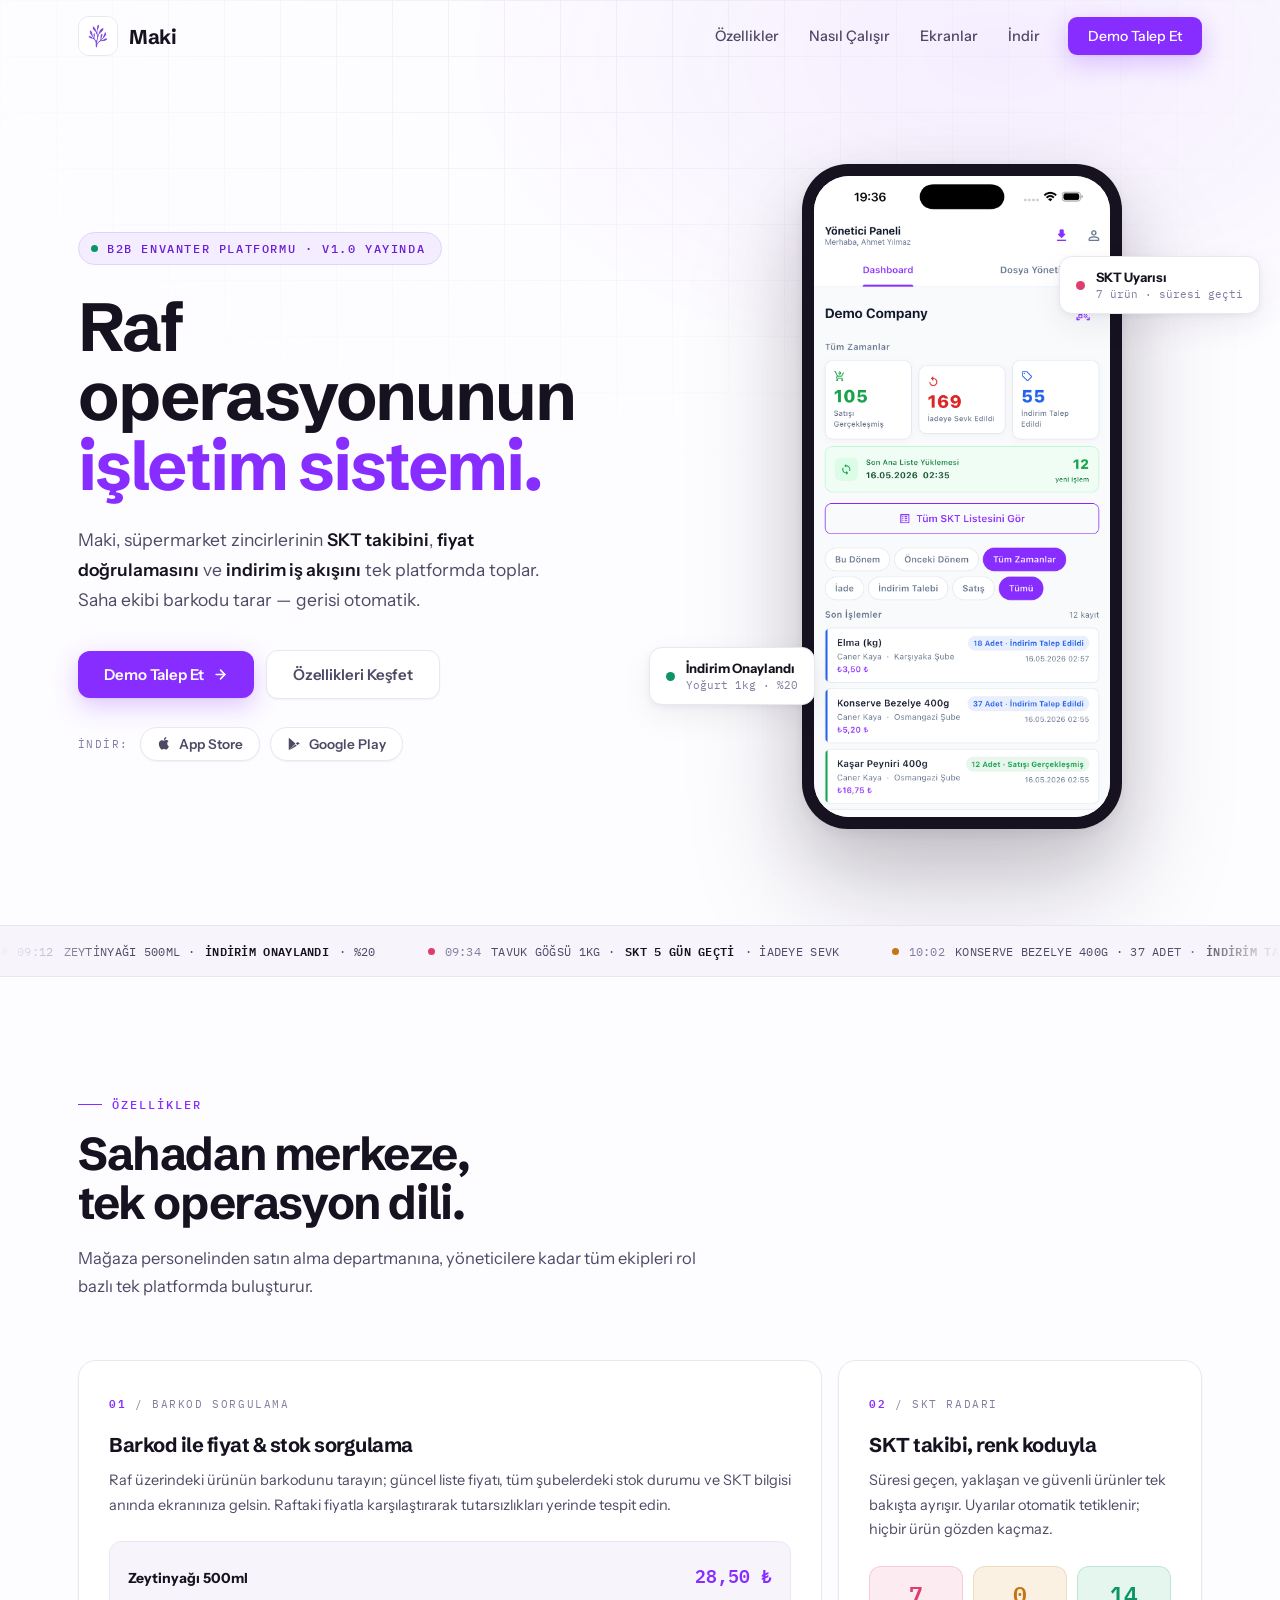
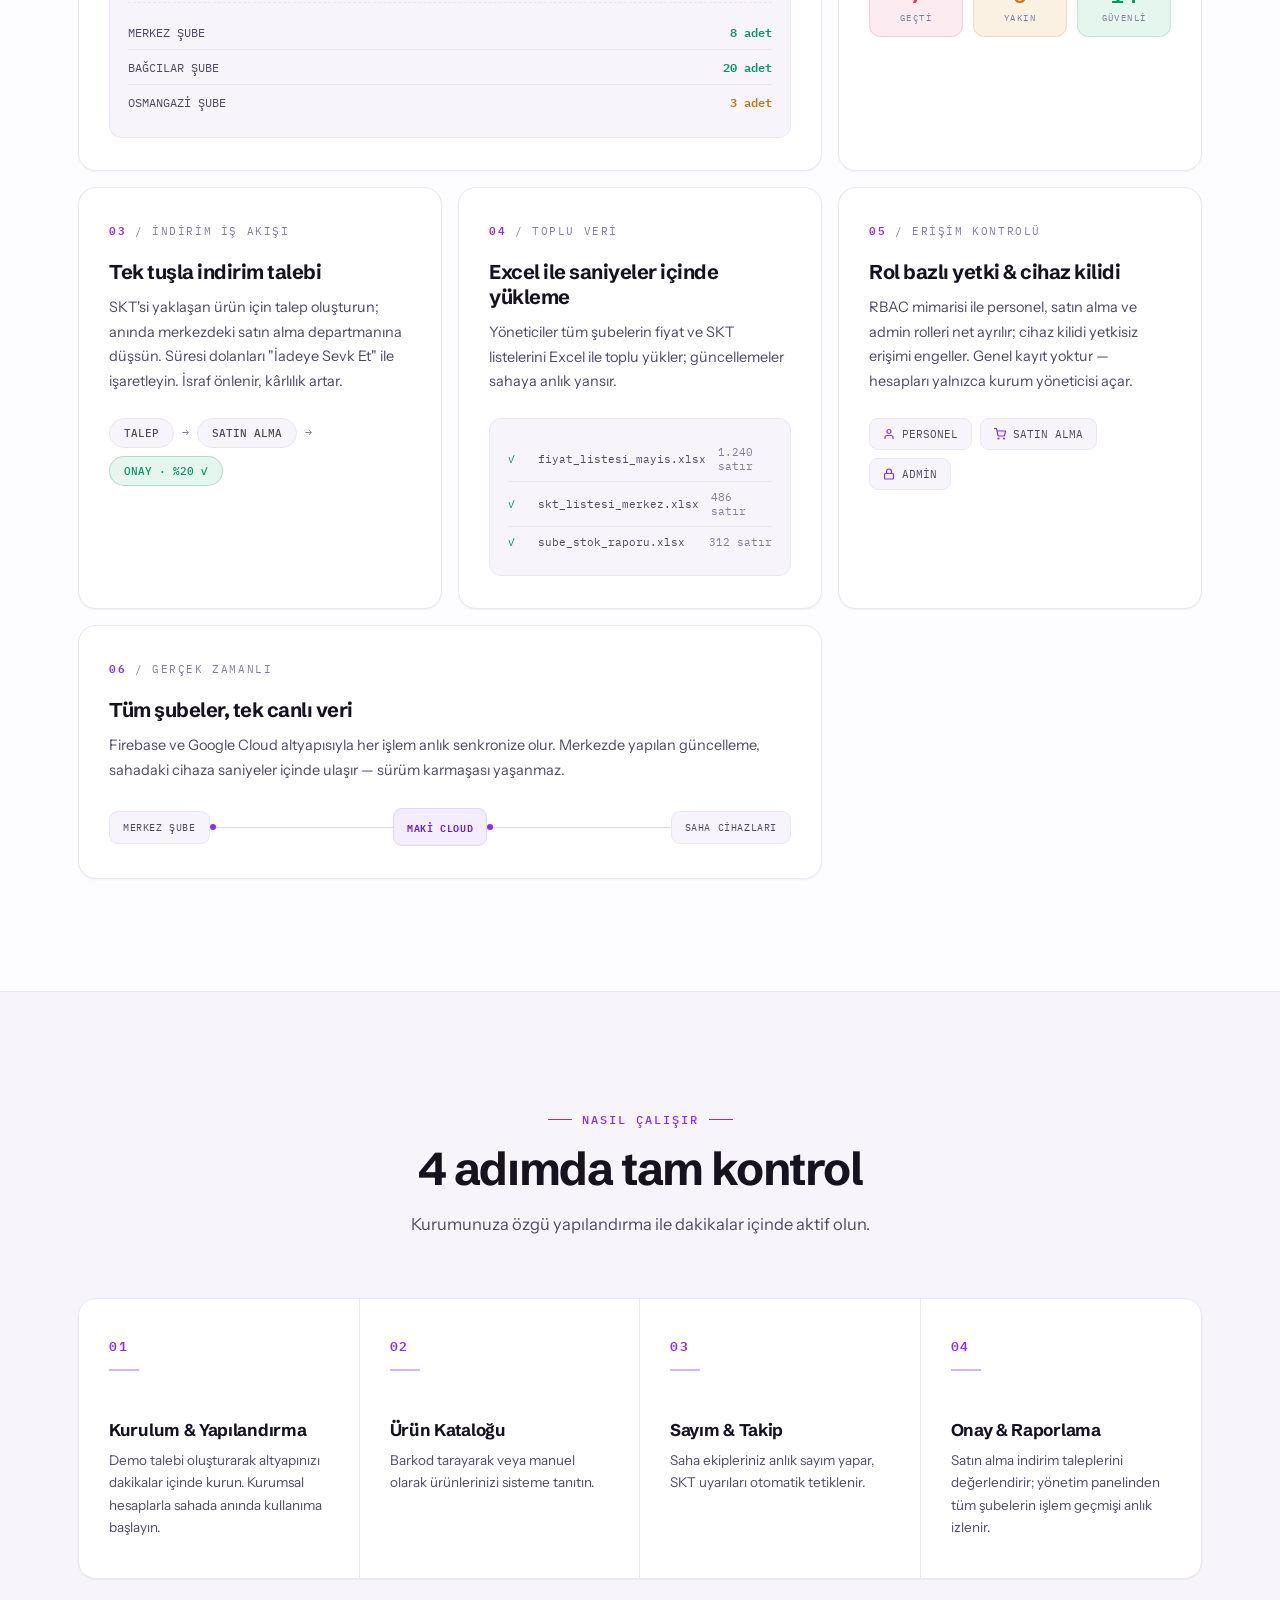
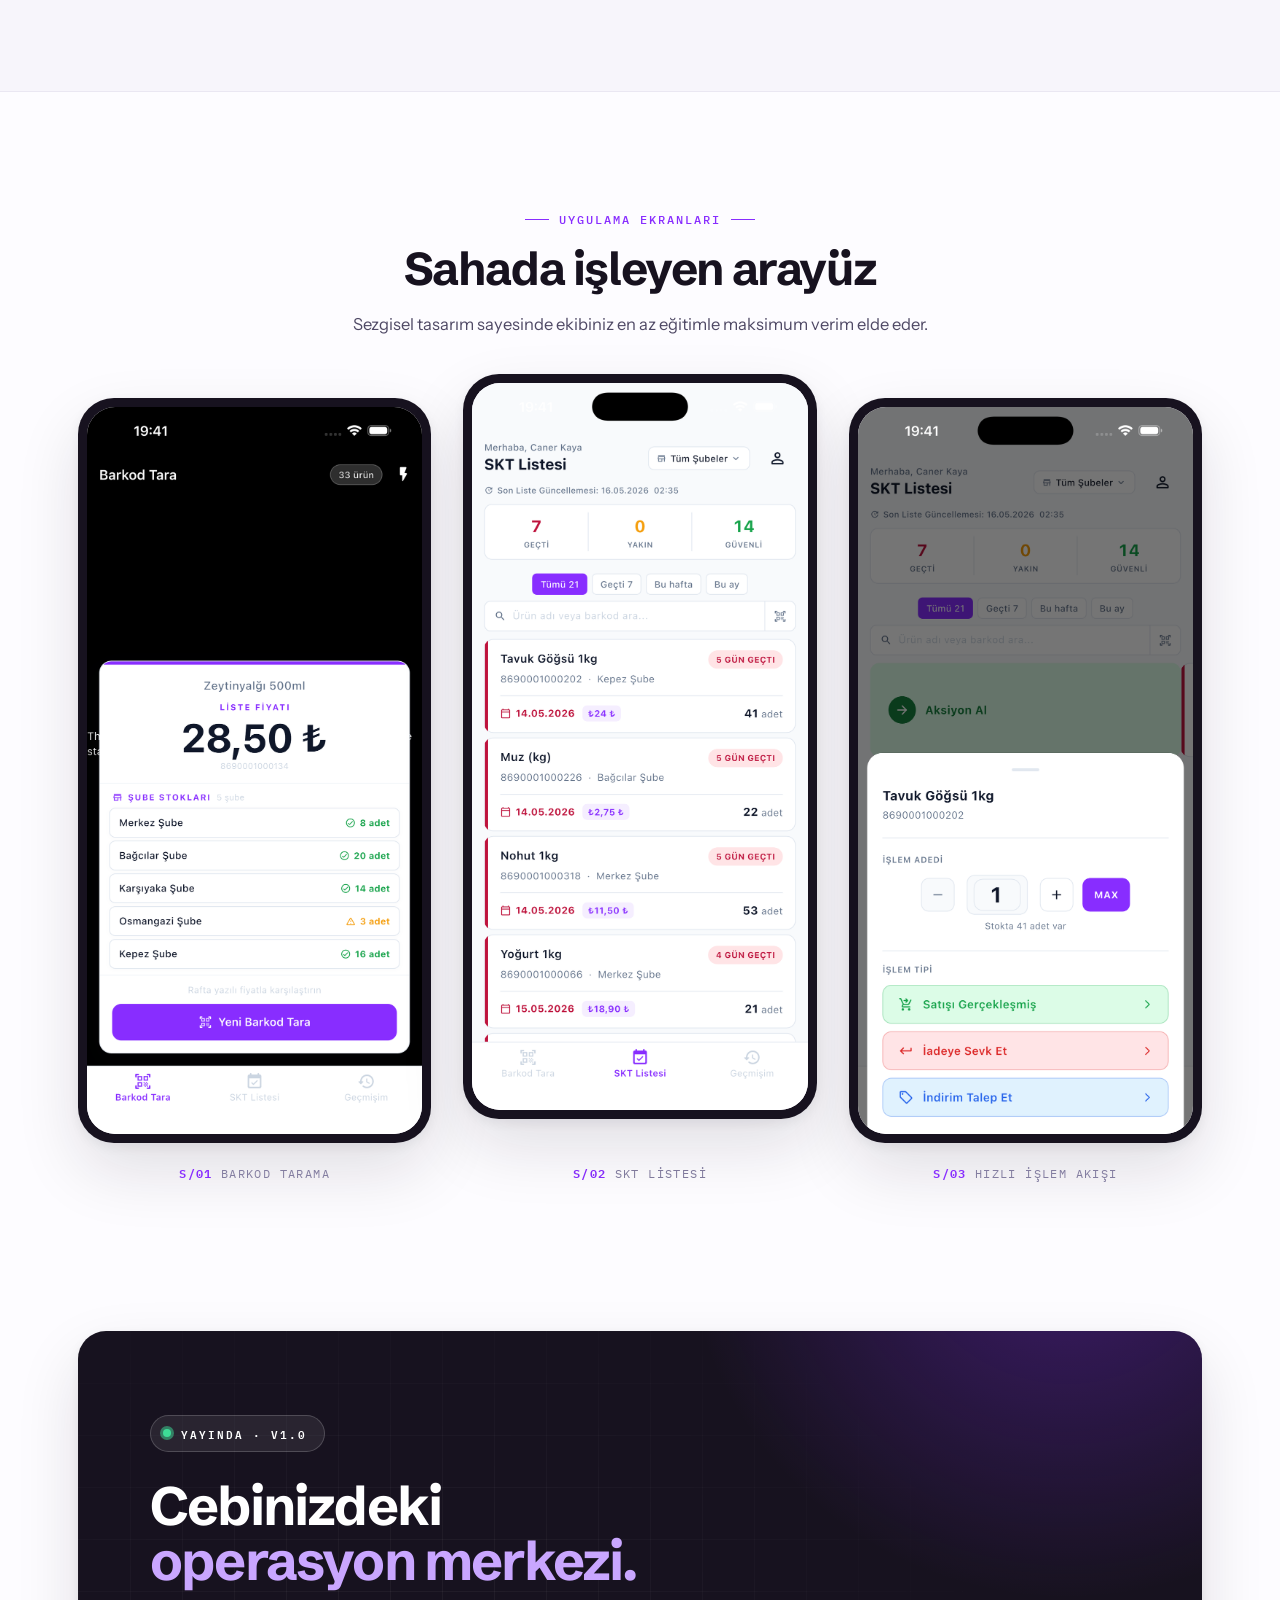
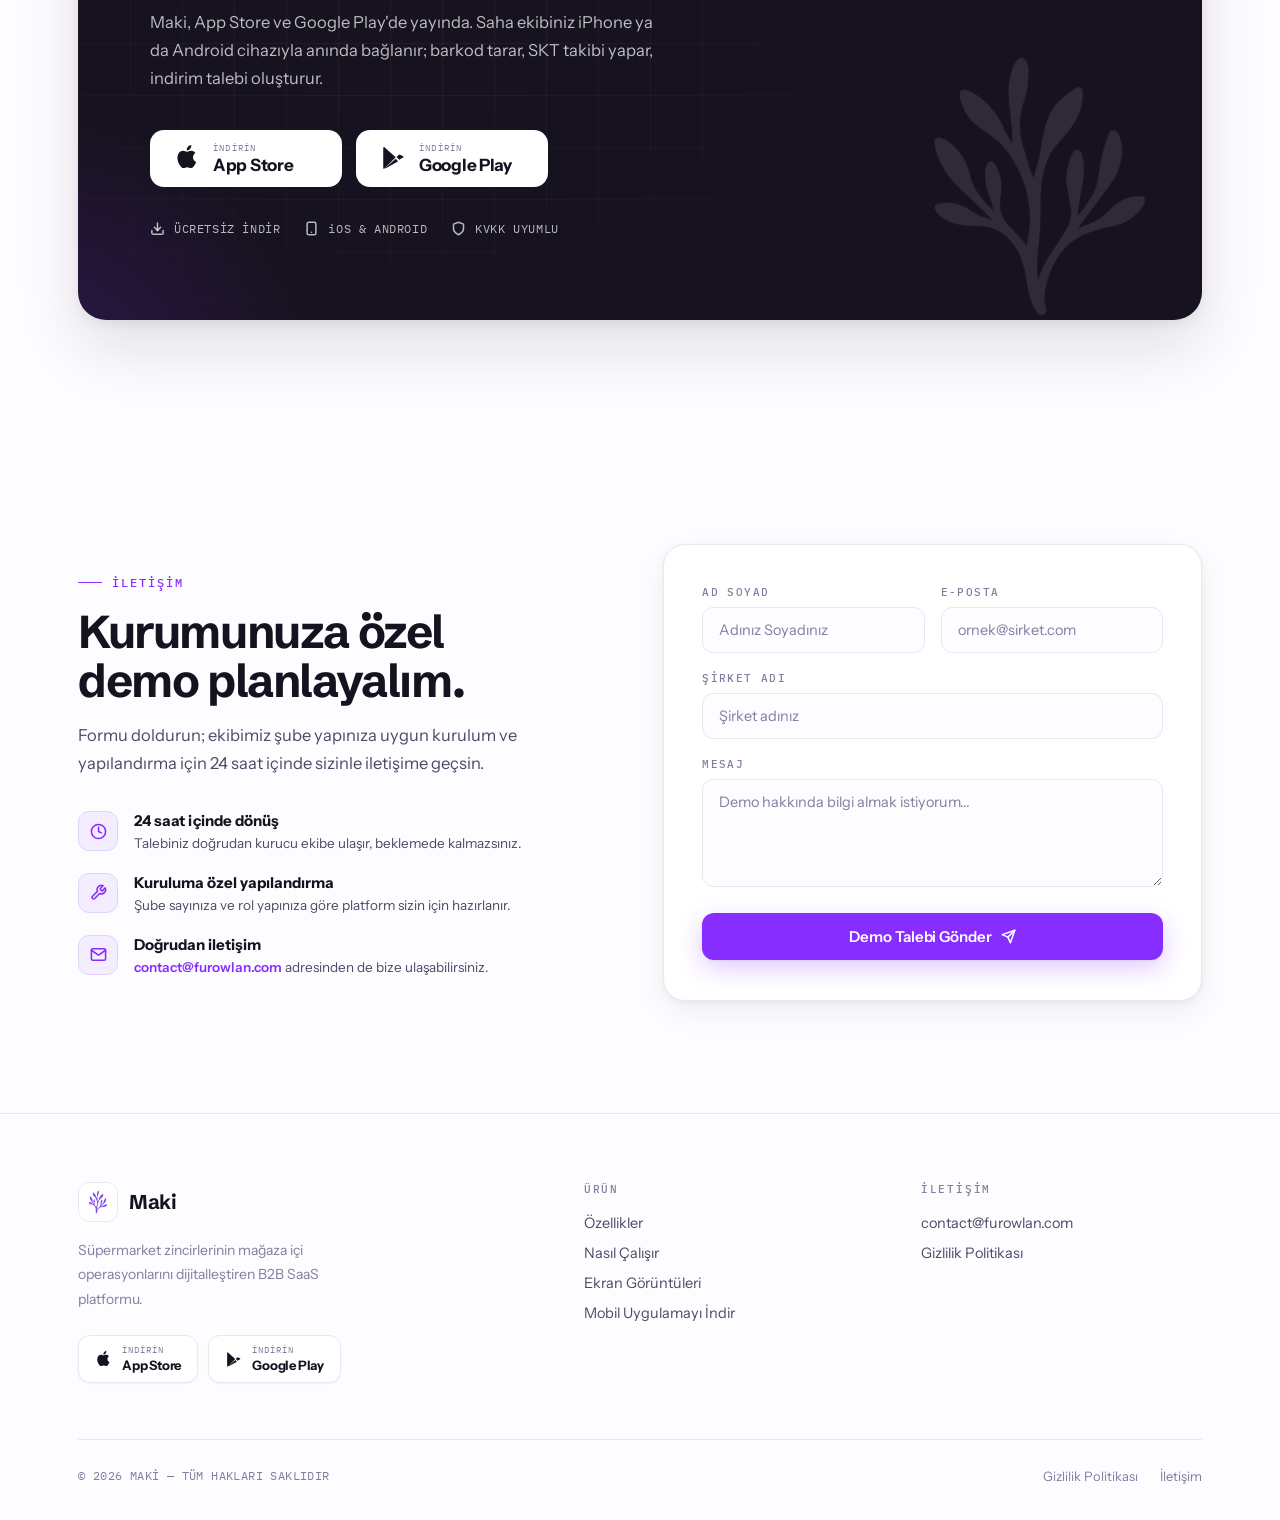
<file: index.html>
<!DOCTYPE html>
<html lang="tr">
<head>
  <meta charset="UTF-8" />
  <meta name="viewport" content="width=device-width, initial-scale=1.0" />
  <title>Maki – SKT ve Stok Takibi | Kurumsal Envanter Yönetimi</title>
  <meta name="description" content="Maki, süpermarket zincirlerinin mağaza içi operasyonlarını dijitalleştiren B2B SaaS platformudur. Barkod ile fiyat karşılaştırma, SKT takibi, indirim talebi ve şube stok yönetimi." />
  <meta name="keywords" content="stok takibi, SKT yönetimi, barkod tarama, fiyat karşılaştırma, şube stok, indirim talebi, süpermarket" />
  <meta property="og:title" content="Maki – SKT ve Stok Takibi" />
  <meta property="og:description" content="Süpermarket zincirlerinin mağaza içi operasyonlarını dijitalleştiren B2B SaaS platformu." />
  <meta property="og:type" content="website" />
  <meta property="og:url" content="https://maki.furowlan.com" />
  <link rel="canonical" href="https://maki.furowlan.com" />

  <link rel="icon" type="image/png" sizes="32x32" href="assets/favicon-32.png" />
  <link rel="apple-touch-icon" sizes="180x180" href="assets/favicon-180.png" />

  <link rel="preconnect" href="https://fonts.googleapis.com" />
  <link rel="preconnect" href="https://fonts.gstatic.com" crossorigin />
  <link href="https://fonts.googleapis.com/css2?family=Schibsted+Grotesk:wght@400;500;600;700;800&family=Instrument+Sans:wght@400;500;600;700&family=IBM+Plex+Mono:wght@400;500;600&display=swap" rel="stylesheet" />

  <link rel="stylesheet" href="css/base.css" />
  <link rel="stylesheet" href="css/home.css" />
</head>
<body>

<!-- ═══════════ NAV ═══════════ -->
<nav class="nav" id="nav">
  <div class="nav-inner">
    <a href="/" class="nav-logo">
      <img src="assets/logo.png" alt="Maki Logo" />
      <span class="nav-logo-text">Maki</span>
    </a>
    <div class="nav-links">
      <a href="#features">Özellikler</a>
      <a href="#how">Nasıl Çalışır</a>
      <a href="#screens">Ekranlar</a>
      <a href="#download">İndir</a>
      <a href="#contact" class="btn btn-primary">Demo Talep Et</a>
    </div>
    <button class="nav-burger" id="burger" aria-label="Menüyü aç" aria-expanded="false">
      <svg width="20" height="20" viewBox="0 0 24 24" fill="none" stroke="currentColor" stroke-width="2" stroke-linecap="round"><line x1="4" y1="7" x2="20" y2="7"/><line x1="4" y1="12" x2="20" y2="12"/><line x1="4" y1="17" x2="20" y2="17"/></svg>
    </button>
  </div>
  <div class="nav-mobile" id="navMobile">
    <a href="#features">Özellikler</a>
    <a href="#how">Nasıl Çalışır</a>
    <a href="#screens">Ekranlar</a>
    <a href="#download">İndir</a>
    <a href="#contact">Demo Talep Et</a>
  </div>
</nav>

<!-- ═══════════ HERO ═══════════ -->
<header class="hero">
  <div class="hero-grid-bg"></div>

  <div class="wrap hero-inner">
    <div>
      <div class="hero-eyebrow reveal in">
        <span class="eyebrow-dot"></span>
        B2B Envanter Platformu · v1.0 Yayında
      </div>

      <h1 class="reveal in d1">
        Raf operasyonunun<br/>
        <span class="accent">işletim sistemi.</span>
      </h1>

      <p class="hero-sub reveal in d2">
        Maki, süpermarket zincirlerinin <strong>SKT takibini</strong>, <strong>fiyat doğrulamasını</strong> ve <strong>indirim iş akışını</strong> tek platformda toplar. Saha ekibi barkodu tarar — gerisi otomatik.
      </p>

      <div class="hero-actions reveal in d3">
        <a href="#contact" class="btn btn-primary">
          Demo Talep Et
          <svg width="15" height="15" viewBox="0 0 24 24" fill="none" stroke="currentColor" stroke-width="2.5" stroke-linecap="round" stroke-linejoin="round"><path d="M5 12h14"/><path d="m12 5 7 7-7 7"/></svg>
        </a>
        <a href="#features" class="btn btn-secondary">Özellikleri Keşfet</a>
      </div>

      <div class="hero-stores reveal in d4">
        <span class="hero-stores-label">İndir:</span>
        <a href="https://apps.apple.com/tr/app/maki-skt-ve-stok-takibi/id6771030382" target="_blank" rel="noopener" class="store-pill" aria-label="App Store'dan indir">
          <svg viewBox="0 0 24 24" fill="currentColor" aria-hidden="true"><path d="M17.523 11.43c-.026-2.671 2.171-3.948 2.271-4.012-1.235-1.804-3.16-2.05-3.847-2.08-1.637-.166-3.198.964-4.029.964-.833 0-2.124-.939-3.494-.913-1.798.027-3.45 1.045-4.376 2.65-1.866 3.235-.478 8.014 1.342 10.625.89 1.281 1.953 2.722 3.346 2.669 1.345-.054 1.85-.866 3.473-.866s2.082.866 3.503.84c1.448-.027 2.366-1.31 3.249-2.6 1.027-1.488 1.45-2.927 1.477-3.005-.033-.013-2.84-1.09-2.867-4.318zm-2.622-7.953c.745-.901 1.246-2.156 1.107-3.404-1.071.043-2.366.713-3.135 1.614-.69.799-1.293 2.075-1.131 3.298 1.193.092 2.413-.606 3.159-1.508z"/></svg>
          App Store
        </a>
        <a href="https://play.google.com/store/apps/details?id=maki.furowlan.com&hl=tr" target="_blank" rel="noopener" class="store-pill" aria-label="Google Play'den indir">
          <svg viewBox="0 0 24 24" fill="currentColor" aria-hidden="true"><path d="M3.609 1.814 13.792 12 3.61 22.186a.996.996 0 0 1-.61-.92V2.734a1 1 0 0 1 .609-.92zm10.89 10.893 2.302 2.302-10.937 6.333a.996.996 0 0 1-1.063-.084l9.698-8.55zM3.81 1.812l10.7 9.452-2.3 2.302L2.864 5.04zm17.4 8.293c.585.336.586 1.16 0 1.5l-3.473 2.005-2.444-2.444 2.444-2.444z"/></svg>
          Google Play
        </a>
      </div>
    </div>

    <div class="hero-visual reveal in d2">
      <div class="phone">
        <div class="phone-screen">
          <img src="assets/screenshots/screen1.png" alt="Maki yönetici paneli ekranı" />
        </div>
      </div>

      <div class="float-chip chip-alert">
        <span class="dot dot-red"></span>
        <div>
          <div class="float-chip-title">SKT Uyarısı</div>
          <div class="float-chip-sub">7 ürün · süresi geçti</div>
        </div>
      </div>

      <div class="float-chip chip-discount">
        <span class="dot dot-green"></span>
        <div>
          <div class="float-chip-title">İndirim Onaylandı</div>
          <div class="float-chip-sub">Yoğurt 1kg · %20</div>
        </div>
      </div>
    </div>
  </div>
</header>

<!-- ═══════════ LIVE OPS TICKER ═══════════ -->
<div class="ticker" aria-hidden="true">
  <div class="ticker-track">
    <!-- set A -->
    <span class="tick"><span class="t-dot t-green"></span><span class="t-time">09:12</span> ZEYTİNYAĞI 500ML · <span class="t-status">İNDİRİM ONAYLANDI</span> · %20</span>
    <span class="tick"><span class="t-dot t-red"></span><span class="t-time">09:34</span> TAVUK GÖĞSÜ 1KG · <span class="t-status">SKT 5 GÜN GEÇTİ</span> · İADEYE SEVK</span>
    <span class="tick"><span class="t-dot t-amber"></span><span class="t-time">10:02</span> KONSERVE BEZELYE 400G · 37 ADET · <span class="t-status">İNDİRİM TALEP EDİLDİ</span></span>
    <span class="tick"><span class="t-dot t-green"></span><span class="t-time">10:15</span> YOĞURT 1KG · <span class="t-status">SATIŞ GERÇEKLEŞTİ</span> · ₺18,90</span>
    <span class="tick"><span class="t-dot t-purple"></span><span class="t-time">10:48</span> MERKEZ ŞUBE · <span class="t-status">LİSTE GÜNCELLENDİ</span> · 1.240 ÜRÜN</span>
    <span class="tick"><span class="t-dot t-green"></span><span class="t-time">11:06</span> KAŞAR PEYNİRİ 400G · 12 ADET · <span class="t-status">SATIŞ GERÇEKLEŞTİ</span></span>
    <span class="tick"><span class="t-dot t-amber"></span><span class="t-time">11:31</span> ELMA (KG) · 18 ADET · <span class="t-status">İNDİRİM TALEP EDİLDİ</span></span>
    <span class="tick"><span class="t-dot t-purple"></span><span class="t-time">11:52</span> OSMANGAZİ ŞUBE · <span class="t-status">SAYIM TAMAMLANDI</span></span>
    <!-- set B (duplicate for seamless loop) -->
    <span class="tick"><span class="t-dot t-green"></span><span class="t-time">09:12</span> ZEYTİNYAĞI 500ML · <span class="t-status">İNDİRİM ONAYLANDI</span> · %20</span>
    <span class="tick"><span class="t-dot t-red"></span><span class="t-time">09:34</span> TAVUK GÖĞSÜ 1KG · <span class="t-status">SKT 5 GÜN GEÇTİ</span> · İADEYE SEVK</span>
    <span class="tick"><span class="t-dot t-amber"></span><span class="t-time">10:02</span> KONSERVE BEZELYE 400G · 37 ADET · <span class="t-status">İNDİRİM TALEP EDİLDİ</span></span>
    <span class="tick"><span class="t-dot t-green"></span><span class="t-time">10:15</span> YOĞURT 1KG · <span class="t-status">SATIŞ GERÇEKLEŞTİ</span> · ₺18,90</span>
    <span class="tick"><span class="t-dot t-purple"></span><span class="t-time">10:48</span> MERKEZ ŞUBE · <span class="t-status">LİSTE GÜNCELLENDİ</span> · 1.240 ÜRÜN</span>
    <span class="tick"><span class="t-dot t-green"></span><span class="t-time">11:06</span> KAŞAR PEYNİRİ 400G · 12 ADET · <span class="t-status">SATIŞ GERÇEKLEŞTİ</span></span>
    <span class="tick"><span class="t-dot t-amber"></span><span class="t-time">11:31</span> ELMA (KG) · 18 ADET · <span class="t-status">İNDİRİM TALEP EDİLDİ</span></span>
    <span class="tick"><span class="t-dot t-purple"></span><span class="t-time">11:52</span> OSMANGAZİ ŞUBE · <span class="t-status">SAYIM TAMAMLANDI</span></span>
  </div>
</div>

<!-- ═══════════ FEATURES ═══════════ -->
<section class="section-pad" id="features">
  <div class="wrap">
    <div class="section-head reveal">
      <span class="section-tag">Özellikler</span>
      <h2 class="section-title">Sahadan merkeze,<br/>tek operasyon dili.</h2>
      <p class="section-sub">Mağaza personelinden satın alma departmanına, yöneticilere kadar tüm ekipleri rol bazlı tek platformda buluşturur.</p>
    </div>

    <div class="bento">
      <!-- 01 Barkod -->
      <div class="bento-card bento-wide reveal">
        <span class="bento-num"><b>01</b> / BARKOD SORGULAMA</span>
        <h3 class="bento-title">Barkod ile fiyat &amp; stok sorgulama</h3>
        <p class="bento-desc">Raf üzerindeki ürünün barkodunu tarayın; güncel liste fiyatı, tüm şubelerdeki stok durumu ve SKT bilgisi anında ekranınıza gelsin. Raftaki fiyatla karşılaştırarak tutarsızlıkları yerinde tespit edin.</p>
        <div class="mini-ui" aria-hidden="true">
          <div class="mini-product">
            <span class="mini-product-name">Zeytinyağı 500ml</span>
            <span class="mini-product-price">28,50 ₺</span>
          </div>
          <div class="mini-row"><span>MERKEZ ŞUBE</span><span class="mini-qty q-ok">8 adet</span></div>
          <div class="mini-row"><span>BAĞCILAR ŞUBE</span><span class="mini-qty q-ok">20 adet</span></div>
          <div class="mini-row"><span>OSMANGAZİ ŞUBE</span><span class="mini-qty q-low">3 adet</span></div>
        </div>
      </div>

      <!-- 02 SKT -->
      <div class="bento-card reveal d1">
        <span class="bento-num"><b>02</b> / SKT RADARI</span>
        <h3 class="bento-title">SKT takibi, renk koduyla</h3>
        <p class="bento-desc">Süresi geçen, yaklaşan ve güvenli ürünler tek bakışta ayrışır. Uyarılar otomatik tetiklenir; hiçbir ürün gözden kaçmaz.</p>
        <div class="skt-counters" aria-hidden="true">
          <div class="skt-cell skt-red"><div class="skt-cell-num">7</div><div class="skt-cell-label">Geçti</div></div>
          <div class="skt-cell skt-amber"><div class="skt-cell-num">0</div><div class="skt-cell-label">Yakın</div></div>
          <div class="skt-cell skt-green"><div class="skt-cell-num">14</div><div class="skt-cell-label">Güvenli</div></div>
        </div>
      </div>

      <!-- 03 İndirim akışı -->
      <div class="bento-card reveal">
        <span class="bento-num"><b>03</b> / İNDİRİM İŞ AKIŞI</span>
        <h3 class="bento-title">Tek tuşla indirim talebi</h3>
        <p class="bento-desc">SKT'si yaklaşan ürün için talep oluşturun; anında merkezdeki satın alma departmanına düşsün. Süresi dolanları "İadeye Sevk Et" ile işaretleyin. İsraf önlenir, kârlılık artar.</p>
        <div class="flow" aria-hidden="true">
          <span class="flow-step">TALEP</span>
          <span class="flow-arrow">→</span>
          <span class="flow-step">SATIN ALMA</span>
          <span class="flow-arrow">→</span>
          <span class="flow-step done">ONAY · %20 ✓</span>
        </div>
      </div>

      <!-- 04 Excel -->
      <div class="bento-card reveal d1">
        <span class="bento-num"><b>04</b> / TOPLU VERİ</span>
        <h3 class="bento-title">Excel ile saniyeler içinde yükleme</h3>
        <p class="bento-desc">Yöneticiler tüm şubelerin fiyat ve SKT listelerini Excel ile toplu yükler; güncellemeler sahaya anlık yansır.</p>
        <div class="mini-ui excel-rows" aria-hidden="true">
          <div class="excel-row"><span class="ok">✓</span><span>fiyat_listesi_mayis.xlsx</span><span class="num">1.240 satır</span></div>
          <div class="excel-row"><span class="ok">✓</span><span>skt_listesi_merkez.xlsx</span><span class="num">486 satır</span></div>
          <div class="excel-row"><span class="ok">✓</span><span>sube_stok_raporu.xlsx</span><span class="num">312 satır</span></div>
        </div>
      </div>

      <!-- 05 RBAC -->
      <div class="bento-card reveal d2">
        <span class="bento-num"><b>05</b> / ERİŞİM KONTROLÜ</span>
        <h3 class="bento-title">Rol bazlı yetki &amp; cihaz kilidi</h3>
        <p class="bento-desc">RBAC mimarisi ile personel, satın alma ve admin rolleri net ayrılır; cihaz kilidi yetkisiz erişimi engeller. Genel kayıt yoktur — hesapları yalnızca kurum yöneticisi açar.</p>
        <div class="role-chips" aria-hidden="true">
          <span class="role-chip"><svg viewBox="0 0 24 24" fill="none" stroke="currentColor" stroke-width="2.4" stroke-linecap="round" stroke-linejoin="round"><path d="M20 21v-2a4 4 0 0 0-4-4H8a4 4 0 0 0-4 4v2"/><circle cx="12" cy="7" r="4"/></svg>PERSONEL</span>
          <span class="role-chip"><svg viewBox="0 0 24 24" fill="none" stroke="currentColor" stroke-width="2.4" stroke-linecap="round" stroke-linejoin="round"><circle cx="9" cy="21" r="1"/><circle cx="20" cy="21" r="1"/><path d="M1 1h4l2.68 13.39a2 2 0 0 0 2 1.61h9.72a2 2 0 0 0 2-1.61L23 6H6"/></svg>SATIN ALMA</span>
          <span class="role-chip"><svg viewBox="0 0 24 24" fill="none" stroke="currentColor" stroke-width="2.4" stroke-linecap="round" stroke-linejoin="round"><rect x="3" y="11" width="18" height="11" rx="2"/><path d="M7 11V7a5 5 0 0 1 10 0v4"/></svg>ADMİN</span>
        </div>
      </div>

      <!-- 06 Senkron -->
      <div class="bento-card bento-wide reveal d3">
        <span class="bento-num"><b>06</b> / GERÇEK ZAMANLI</span>
        <h3 class="bento-title">Tüm şubeler, tek canlı veri</h3>
        <p class="bento-desc">Firebase ve Google Cloud altyapısıyla her işlem anlık senkronize olur. Merkezde yapılan güncelleme, sahadaki cihaza saniyeler içinde ulaşır — sürüm karmaşası yaşanmaz.</p>
        <div class="sync-line" aria-hidden="true">
          <span class="sync-node">MERKEZ ŞUBE</span>
          <span class="sync-wire"></span>
          <span class="sync-node hub">MAKİ CLOUD</span>
          <span class="sync-wire"></span>
          <span class="sync-node">SAHA CİHAZLARI</span>
        </div>
      </div>
    </div>
  </div>
</section>

<!-- ═══════════ HOW IT WORKS ═══════════ -->
<section class="section-pad steps-band" id="how">
  <div class="wrap">
    <div class="section-head center reveal">
      <span class="section-tag">Nasıl Çalışır</span>
      <h2 class="section-title">4 adımda tam kontrol</h2>
      <p class="section-sub">Kurumunuza özgü yapılandırma ile dakikalar içinde aktif olun.</p>
    </div>

    <div class="steps-grid reveal d1">
      <div class="step-cell">
        <span class="step-num">01</span>
        <h3 class="step-title">Kurulum &amp; Yapılandırma</h3>
        <p class="step-desc">Demo talebi oluşturarak altyapınızı dakikalar içinde kurun. Kurumsal hesaplarla sahada anında kullanıma başlayın.</p>
      </div>
      <div class="step-cell">
        <span class="step-num">02</span>
        <h3 class="step-title">Ürün Kataloğu</h3>
        <p class="step-desc">Barkod tarayarak veya manuel olarak ürünlerinizi sisteme tanıtın.</p>
      </div>
      <div class="step-cell">
        <span class="step-num">03</span>
        <h3 class="step-title">Sayım &amp; Takip</h3>
        <p class="step-desc">Saha ekipleriniz anlık sayım yapar, SKT uyarıları otomatik tetiklenir.</p>
      </div>
      <div class="step-cell">
        <span class="step-num">04</span>
        <h3 class="step-title">Onay &amp; Raporlama</h3>
        <p class="step-desc">Satın alma indirim taleplerini değerlendirir; yönetim panelinden tüm şubelerin işlem geçmişi anlık izlenir.</p>
      </div>
    </div>
  </div>
</section>

<!-- ═══════════ SCREENS ═══════════ -->
<section class="section-pad" id="screens">
  <div class="wrap">
    <div class="section-head center reveal">
      <span class="section-tag">Uygulama Ekranları</span>
      <h2 class="section-title">Sahada işleyen arayüz</h2>
      <p class="section-sub">Sezgisel tasarım sayesinde ekibiniz en az eğitimle maksimum verim elde eder.</p>
    </div>

    <div class="screens-row">
      <div class="screen-item reveal">
        <div class="screen-frame">
          <div class="screen-inner"><img src="assets/screenshots/screen2.png" alt="Barkod tarama ve şube stokları ekranı" /></div>
        </div>
        <div class="screen-caption"><b>S/01</b>Barkod Tarama</div>
      </div>
      <div class="screen-item reveal d1">
        <div class="screen-frame">
          <div class="screen-inner"><img src="assets/screenshots/screen3.png" alt="SKT listesi ekranı" /></div>
        </div>
        <div class="screen-caption"><b>S/02</b>SKT Listesi</div>
      </div>
      <div class="screen-item reveal d2">
        <div class="screen-frame">
          <div class="screen-inner"><img src="assets/screenshots/screen4.png" alt="Hızlı işlem akışı ekranı" /></div>
        </div>
        <div class="screen-caption"><b>S/03</b>Hızlı İşlem Akışı</div>
      </div>
    </div>
  </div>
</section>

<!-- ═══════════ DOWNLOAD ═══════════ -->
<section class="section-pad" id="download" style="padding-top: 36px;">
  <div class="wrap">
    <div class="download-panel reveal">
      <img class="download-leaf" src="assets/logo-white.png" alt="" aria-hidden="true" />
      <div class="download-inner">
        <div class="download-tag">
          <span class="pulse"></span>
          Yayında · v1.0
        </div>
        <h2 class="download-title">Cebinizdeki<br/><span class="accent">operasyon merkezi.</span></h2>
        <p class="download-sub">Maki, App Store ve Google Play'de yayında. Saha ekibiniz iPhone ya da Android cihazıyla anında bağlanır; barkod tarar, SKT takibi yapar, indirim talebi oluşturur.</p>

        <div class="store-badges">
          <a href="https://apps.apple.com/tr/app/maki-skt-ve-stok-takibi/id6771030382" target="_blank" rel="noopener" class="store-badge" aria-label="App Store'dan indir">
            <svg class="store-badge-icon" viewBox="0 0 24 24" fill="currentColor" aria-hidden="true"><path d="M17.523 11.43c-.026-2.671 2.171-3.948 2.271-4.012-1.235-1.804-3.16-2.05-3.847-2.08-1.637-.166-3.198.964-4.029.964-.833 0-2.124-.939-3.494-.913-1.798.027-3.45 1.045-4.376 2.65-1.866 3.235-.478 8.014 1.342 10.625.89 1.281 1.953 2.722 3.346 2.669 1.345-.054 1.85-.866 3.473-.866s2.082.866 3.503.84c1.448-.027 2.366-1.31 3.249-2.6 1.027-1.488 1.45-2.927 1.477-3.005-.033-.013-2.84-1.09-2.867-4.318zm-2.622-7.953c.745-.901 1.246-2.156 1.107-3.404-1.071.043-2.366.713-3.135 1.614-.69.799-1.293 2.075-1.131 3.298 1.193.092 2.413-.606 3.159-1.508z"/></svg>
            <span class="store-badge-text">
              <span class="store-badge-small">İndirin</span>
              <span class="store-badge-big">App Store</span>
            </span>
          </a>
          <a href="https://play.google.com/store/apps/details?id=maki.furowlan.com&hl=tr" target="_blank" rel="noopener" class="store-badge" aria-label="Google Play'den indir">
            <svg class="store-badge-icon" viewBox="0 0 24 24" fill="currentColor" aria-hidden="true"><path d="M3.609 1.814 13.792 12 3.61 22.186a.996.996 0 0 1-.61-.92V2.734a1 1 0 0 1 .609-.92zm10.89 10.893 2.302 2.302-10.937 6.333a.996.996 0 0 1-1.063-.084l9.698-8.55zM3.81 1.812l10.7 9.452-2.3 2.302L2.864 5.04zm17.4 8.293c.585.336.586 1.16 0 1.5l-3.473 2.005-2.444-2.444 2.444-2.444z"/></svg>
            <span class="store-badge-text">
              <span class="store-badge-small">İndirin</span>
              <span class="store-badge-big">Google Play</span>
            </span>
          </a>
        </div>

        <div class="download-meta">
          <span class="dl-meta-item">
            <svg viewBox="0 0 24 24" fill="none" stroke="currentColor" stroke-width="2.4" stroke-linecap="round" stroke-linejoin="round"><path d="M21 15v4a2 2 0 0 1-2 2H5a2 2 0 0 1-2-2v-4"/><polyline points="7 10 12 15 17 10"/><line x1="12" y1="15" x2="12" y2="3"/></svg>
            ÜCRETSİZ İNDİR
          </span>
          <span class="dl-meta-item">
            <svg viewBox="0 0 24 24" fill="none" stroke="currentColor" stroke-width="2.4" stroke-linecap="round" stroke-linejoin="round"><rect x="5" y="2" width="14" height="20" rx="2.6"/><line x1="12" y1="18" x2="12.01" y2="18"/></svg>
            iOS &amp; ANDROID
          </span>
          <span class="dl-meta-item">
            <svg viewBox="0 0 24 24" fill="none" stroke="currentColor" stroke-width="2.4" stroke-linecap="round" stroke-linejoin="round"><path d="M12 22s8-4 8-10V5l-8-3-8 3v7c0 6 8 10 8 10z"/></svg>
            KVKK UYUMLU
          </span>
        </div>
      </div>
    </div>
  </div>
</section>

<!-- ═══════════ CONTACT ═══════════ -->
<section class="section-pad" id="contact">
  <div class="wrap contact-grid">
    <div class="reveal">
      <span class="section-tag">İletişim</span>
      <h2 class="section-title">Kurumunuza özel<br/>demo planlayalım.</h2>
      <p class="section-sub">Formu doldurun; ekibimiz şube yapınıza uygun kurulum ve yapılandırma için 24 saat içinde sizinle iletişime geçsin.</p>

      <div class="contact-points">
        <div class="contact-point">
          <span class="contact-point-icon">
            <svg viewBox="0 0 24 24" fill="none" stroke="currentColor" stroke-width="2.2" stroke-linecap="round" stroke-linejoin="round"><circle cx="12" cy="12" r="10"/><polyline points="12 6 12 12 16 14"/></svg>
          </span>
          <div>
            <div class="contact-point-title">24 saat içinde dönüş</div>
            <div class="contact-point-desc">Talebiniz doğrudan kurucu ekibe ulaşır, beklemede kalmazsınız.</div>
          </div>
        </div>
        <div class="contact-point">
          <span class="contact-point-icon">
            <svg viewBox="0 0 24 24" fill="none" stroke="currentColor" stroke-width="2.2" stroke-linecap="round" stroke-linejoin="round"><path d="M14.7 6.3a1 1 0 0 0 0 1.4l1.6 1.6a1 1 0 0 0 1.4 0l3.77-3.77a6 6 0 0 1-7.94 7.94l-6.91 6.91a2.12 2.12 0 0 1-3-3l6.91-6.91a6 6 0 0 1 7.94-7.94l-3.76 3.76z"/></svg>
          </span>
          <div>
            <div class="contact-point-title">Kuruluma özel yapılandırma</div>
            <div class="contact-point-desc">Şube sayınıza ve rol yapınıza göre platform sizin için hazırlanır.</div>
          </div>
        </div>
        <div class="contact-point">
          <span class="contact-point-icon">
            <svg viewBox="0 0 24 24" fill="none" stroke="currentColor" stroke-width="2.2" stroke-linecap="round" stroke-linejoin="round"><path d="M4 4h16c1.1 0 2 .9 2 2v12c0 1.1-.9 2-2 2H4c-1.1 0-2-.9-2-2V6c0-1.1.9-2 2-2z"/><polyline points="22,6 12,13 2,6"/></svg>
          </span>
          <div>
            <div class="contact-point-title">Doğrudan iletişim</div>
            <div class="contact-point-desc"><a href="mailto:contact@furowlan.com">contact@furowlan.com</a> adresinden de bize ulaşabilirsiniz.</div>
          </div>
        </div>
      </div>
    </div>

    <div class="form-card reveal d1">
      <form action="https://api.web3forms.com/submit" method="POST">
        <input type="hidden" name="access_key" value="16a653c9-2c64-42cc-bb43-86f9bff8992b" />
        <input type="hidden" name="subject" value="Maki Demo Talebi" />
        <input type="hidden" name="from_name" value="Maki Web Sitesi" />
        <div class="form-row">
          <div class="form-group">
            <label for="name">Ad Soyad</label>
            <input type="text" id="name" name="name" placeholder="Adınız Soyadınız" required />
          </div>
          <div class="form-group">
            <label for="email">E-posta</label>
            <input type="email" id="email" name="email" placeholder="ornek@sirket.com" required />
          </div>
        </div>
        <div class="form-group">
          <label for="company">Şirket Adı</label>
          <input type="text" id="company" name="company" placeholder="Şirket adınız" />
        </div>
        <div class="form-group">
          <label for="message">Mesaj</label>
          <textarea id="message" name="message" rows="4" placeholder="Demo hakkında bilgi almak istiyorum..."></textarea>
        </div>
        <button type="submit" class="btn btn-primary btn-submit">
          Demo Talebi Gönder
          <svg width="15" height="15" viewBox="0 0 24 24" fill="none" stroke="currentColor" stroke-width="2.5" stroke-linecap="round" stroke-linejoin="round"><path d="M22 2L11 13"/><path d="M22 2L15 22L11 13L2 9L22 2Z"/></svg>
        </button>
      </form>
    </div>
  </div>
</section>

<!-- ═══════════ FOOTER ═══════════ -->
<footer class="footer">
  <div class="wrap">
    <div class="footer-grid">
      <div>
        <a href="/" class="nav-logo">
          <img src="assets/logo.png" alt="Maki Logo" />
          <span class="nav-logo-text">Maki</span>
        </a>
        <p class="footer-desc">Süpermarket zincirlerinin mağaza içi operasyonlarını dijitalleştiren B2B SaaS platformu.</p>
        <div class="footer-stores">
          <a href="https://apps.apple.com/tr/app/maki-skt-ve-stok-takibi/id6771030382" target="_blank" rel="noopener" class="footer-store" aria-label="App Store'dan indir">
            <svg viewBox="0 0 24 24" fill="currentColor" aria-hidden="true"><path d="M17.523 11.43c-.026-2.671 2.171-3.948 2.271-4.012-1.235-1.804-3.16-2.05-3.847-2.08-1.637-.166-3.198.964-4.029.964-.833 0-2.124-.939-3.494-.913-1.798.027-3.45 1.045-4.376 2.65-1.866 3.235-.478 8.014 1.342 10.625.89 1.281 1.953 2.722 3.346 2.669 1.345-.054 1.85-.866 3.473-.866s2.082.866 3.503.84c1.448-.027 2.366-1.31 3.249-2.6 1.027-1.488 1.45-2.927 1.477-3.005-.033-.013-2.84-1.09-2.867-4.318zm-2.622-7.953c.745-.901 1.246-2.156 1.107-3.404-1.071.043-2.366.713-3.135 1.614-.69.799-1.293 2.075-1.131 3.298 1.193.092 2.413-.606 3.159-1.508z"/></svg>
            <span class="footer-store-text">
              <span class="footer-store-small">İndirin</span>
              <span class="footer-store-big">App Store</span>
            </span>
          </a>
          <a href="https://play.google.com/store/apps/details?id=maki.furowlan.com&hl=tr" target="_blank" rel="noopener" class="footer-store" aria-label="Google Play'den indir">
            <svg viewBox="0 0 24 24" fill="currentColor" aria-hidden="true"><path d="M3.609 1.814 13.792 12 3.61 22.186a.996.996 0 0 1-.61-.92V2.734a1 1 0 0 1 .609-.92zm10.89 10.893 2.302 2.302-10.937 6.333a.996.996 0 0 1-1.063-.084l9.698-8.55zM3.81 1.812l10.7 9.452-2.3 2.302L2.864 5.04zm17.4 8.293c.585.336.586 1.16 0 1.5l-3.473 2.005-2.444-2.444 2.444-2.444z"/></svg>
            <span class="footer-store-text">
              <span class="footer-store-small">İndirin</span>
              <span class="footer-store-big">Google Play</span>
            </span>
          </a>
        </div>
      </div>
      <div class="footer-col">
        <div class="footer-col-title">Ürün</div>
        <a href="#features">Özellikler</a>
        <a href="#how">Nasıl Çalışır</a>
        <a href="#screens">Ekran Görüntüleri</a>
        <a href="#download">Mobil Uygulamayı İndir</a>
      </div>
      <div class="footer-col">
        <div class="footer-col-title">İletişim</div>
        <a href="mailto:contact@furowlan.com">contact@furowlan.com</a>
        <a href="privacy.html">Gizlilik Politikası</a>
      </div>
    </div>

    <div class="footer-bottom">
      <span class="footer-copy">© 2026 MAKİ — TÜM HAKLARI SAKLIDIR</span>
      <div class="footer-links">
        <a href="privacy.html">Gizlilik Politikası</a>
        <a href="mailto:contact@furowlan.com">İletişim</a>
      </div>
    </div>
  </div>
</footer>

<script src="js/main.js"></script>

</body>
</html>
</file>
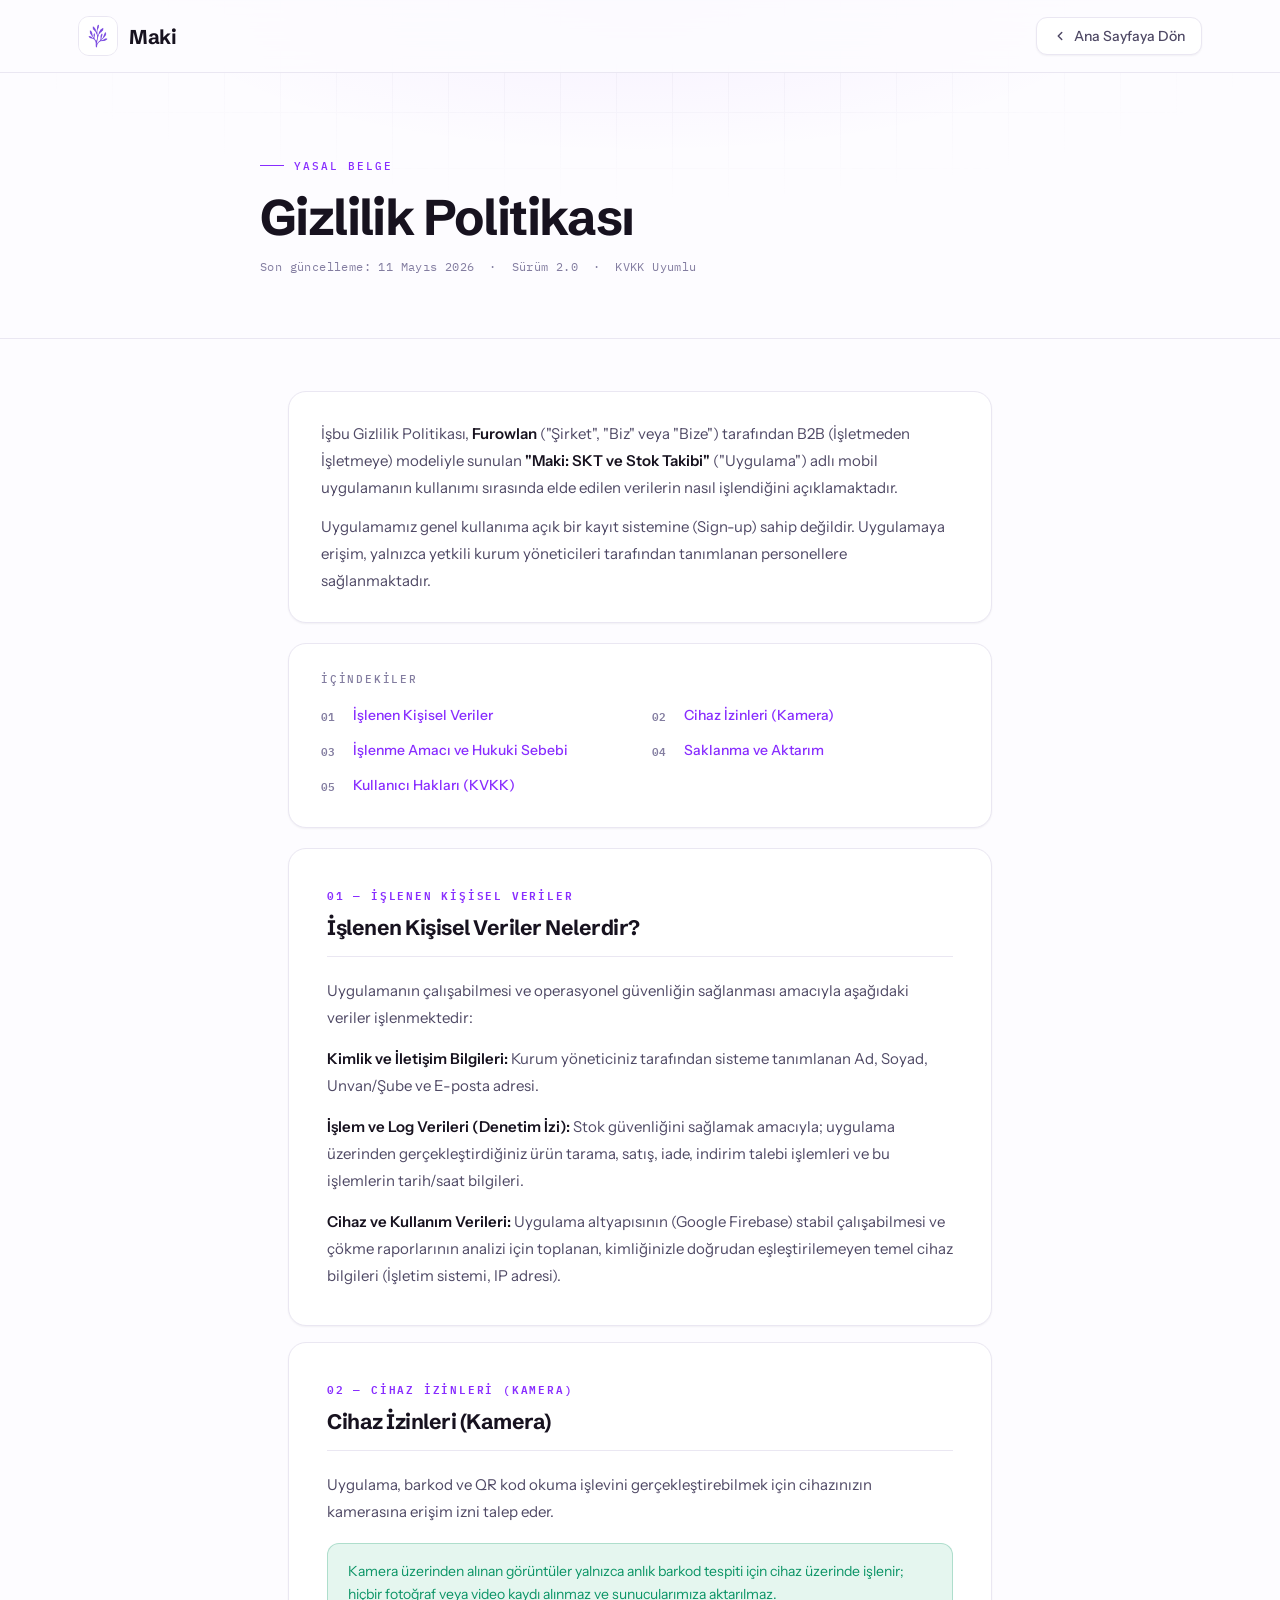
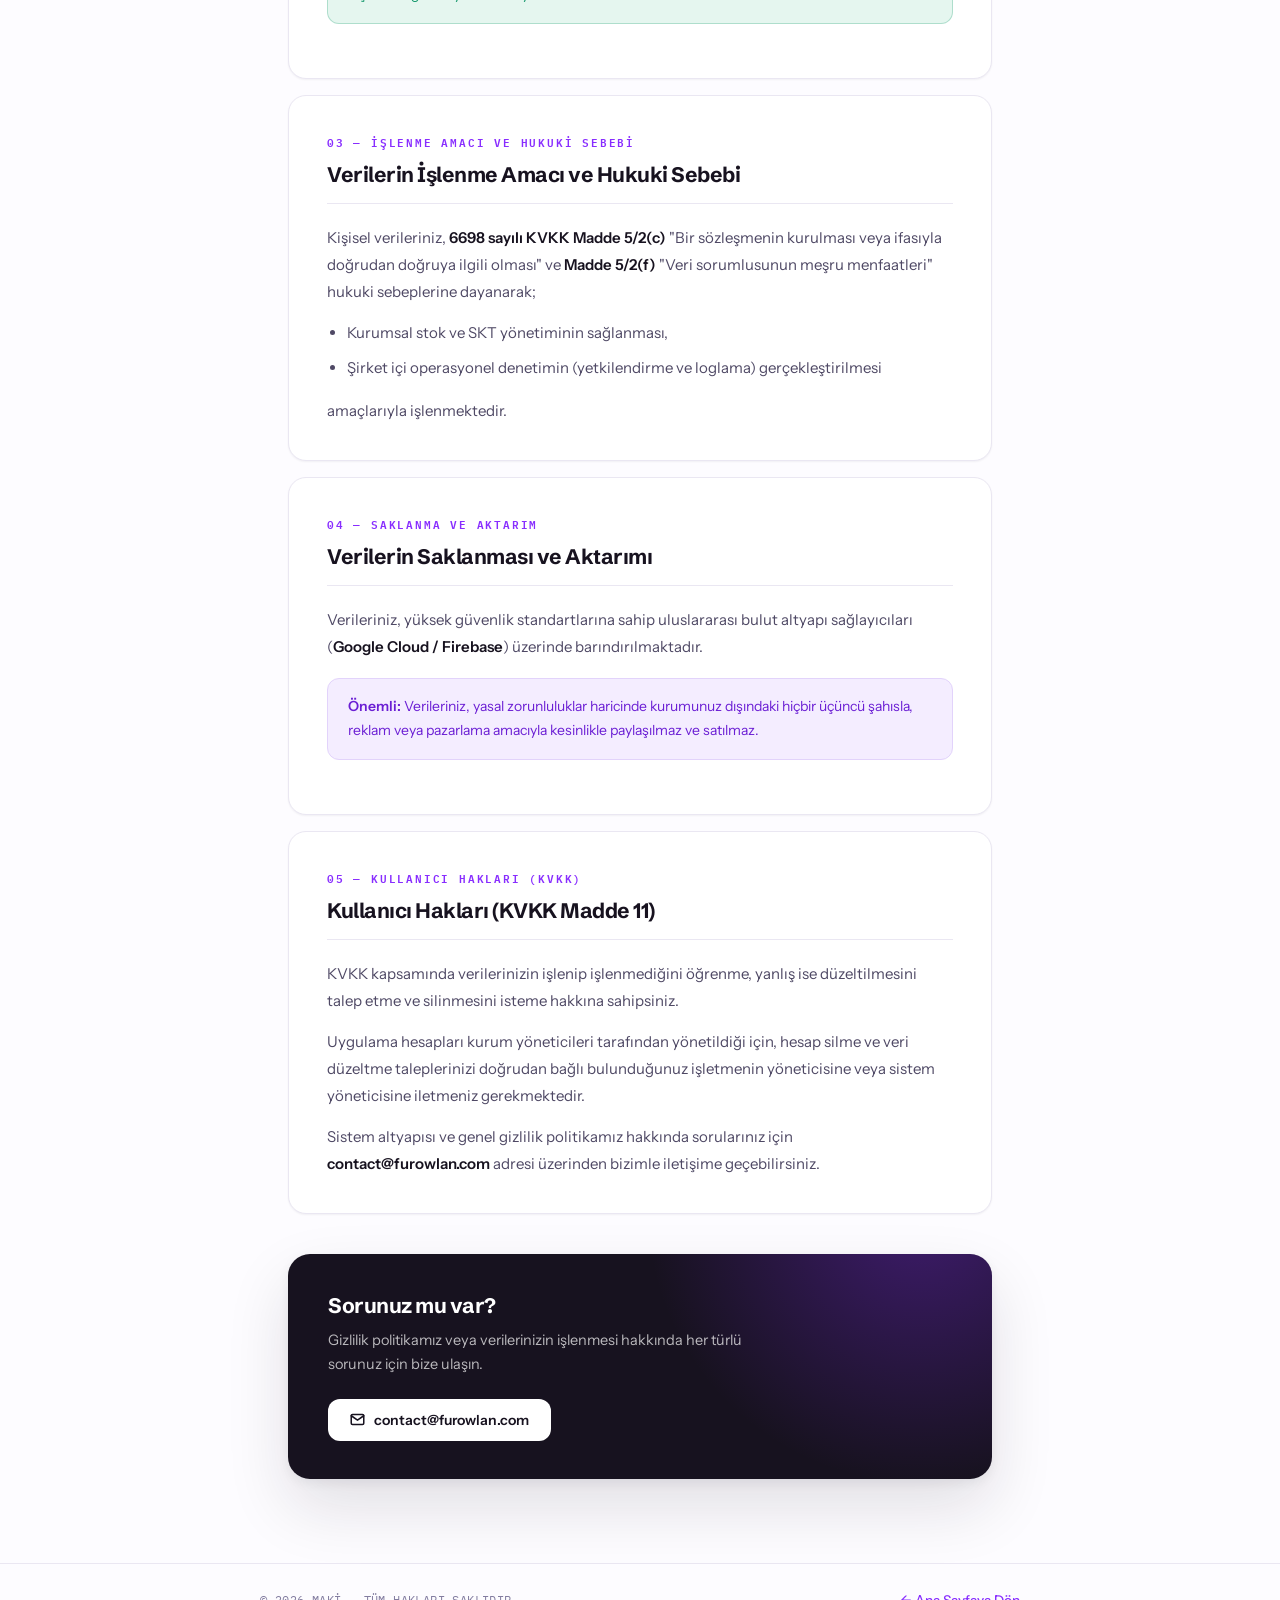
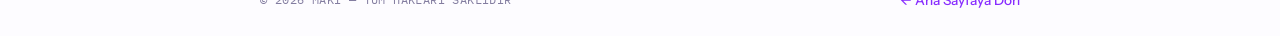
<file: privacy.html>
<!DOCTYPE html>
<html lang="tr">
<head>
  <meta charset="UTF-8" />
  <meta name="viewport" content="width=device-width, initial-scale=1.0" />
  <title>Gizlilik Politikası – Maki: SKT ve Stok Takibi</title>
  <meta name="description" content="Maki uygulamasına ait gizlilik politikası. KVKK ve GDPR uyumlu kişisel veri işleme ilkeleri." />
  <link rel="canonical" href="https://maki.furowlan.com/privacy.html" />

  <link rel="icon" type="image/png" sizes="32x32" href="assets/favicon-32.png" />
  <link rel="apple-touch-icon" sizes="180x180" href="assets/favicon-180.png" />

  <link rel="preconnect" href="https://fonts.googleapis.com" />
  <link rel="preconnect" href="https://fonts.gstatic.com" crossorigin />
  <link href="https://fonts.googleapis.com/css2?family=Schibsted+Grotesk:wght@400;500;600;700;800&family=Instrument+Sans:wght@400;500;600;700&family=IBM+Plex+Mono:wght@400;500;600&display=swap" rel="stylesheet" />

  <link rel="stylesheet" href="css/base.css" />
  <link rel="stylesheet" href="css/privacy.css" />
</head>
<body>

<!-- ═══════════ NAV ═══════════ -->
<nav class="nav scrolled" id="nav">
  <div class="nav-inner">
    <a href="/" class="nav-logo">
      <img src="assets/logo.png" alt="Maki Logo" />
      <span class="nav-logo-text">Maki</span>
    </a>
    <a href="index.html" class="nav-back">
      <svg width="14" height="14" viewBox="0 0 24 24" fill="none" stroke="currentColor" stroke-width="2.5" stroke-linecap="round" stroke-linejoin="round"><path d="m15 18-6-6 6-6"/></svg>
      Ana Sayfaya Dön
    </a>
  </div>
</nav>

<!-- ═══════════ PAGE HEADER ═══════════ -->
<div class="page-header">
  <div class="page-header-inner">
    <span class="page-tag">Yasal Belge</span>
    <h1>Gizlilik Politikası</h1>
    <p class="page-header-meta">Son güncelleme: 11 Mayıs 2026 &nbsp;·&nbsp; Sürüm 2.0 &nbsp;·&nbsp; KVKK Uyumlu</p>
  </div>
</div>

<!-- ═══════════ CONTENT ═══════════ -->
<div class="content-wrap">

  <!-- INTRO -->
  <div class="toc-card">
    <p class="toc-intro">İşbu Gizlilik Politikası, <strong>Furowlan</strong> ("Şirket", "Biz" veya "Bize") tarafından B2B (İşletmeden İşletmeye) modeliyle sunulan <strong>"Maki: SKT ve Stok Takibi"</strong> ("Uygulama") adlı mobil uygulamanın kullanımı sırasında elde edilen verilerin nasıl işlendiğini açıklamaktadır.</p>
    <p class="toc-intro">Uygulamamız genel kullanıma açık bir kayıt sistemine (Sign-up) sahip değildir. Uygulamaya erişim, yalnızca yetkili kurum yöneticileri tarafından tanımlanan personellere sağlanmaktadır.</p>
  </div>

  <!-- TOC -->
  <div class="toc-card">
    <div class="toc-title">İçindekiler</div>
    <ul class="toc-list">
      <li><a href="#s1"><span class="toc-num">01</span> İşlenen Kişisel Veriler</a></li>
      <li><a href="#s2"><span class="toc-num">02</span> Cihaz İzinleri (Kamera)</a></li>
      <li><a href="#s3"><span class="toc-num">03</span> İşlenme Amacı ve Hukuki Sebebi</a></li>
      <li><a href="#s4"><span class="toc-num">04</span> Saklanma ve Aktarım</a></li>
      <li><a href="#s5"><span class="toc-num">05</span> Kullanıcı Hakları (KVKK)</a></li>
    </ul>
  </div>

  <!-- S1 -->
  <div class="policy-section" id="s1">
    <div class="section-num">01 — İşlenen Kişisel Veriler</div>
    <h2>İşlenen Kişisel Veriler Nelerdir?</h2>
    <p>Uygulamanın çalışabilmesi ve operasyonel güvenliğin sağlanması amacıyla aşağıdaki veriler işlenmektedir:</p>
    <p><strong>Kimlik ve İletişim Bilgileri:</strong> Kurum yöneticiniz tarafından sisteme tanımlanan Ad, Soyad, Unvan/Şube ve E-posta adresi.</p>
    <p><strong>İşlem ve Log Verileri (Denetim İzi):</strong> Stok güvenliğini sağlamak amacıyla; uygulama üzerinden gerçekleştirdiğiniz ürün tarama, satış, iade, indirim talebi işlemleri ve bu işlemlerin tarih/saat bilgileri.</p>
    <p><strong>Cihaz ve Kullanım Verileri:</strong> Uygulama altyapısının (Google Firebase) stabil çalışabilmesi ve çökme raporlarının analizi için toplanan, kimliğinizle doğrudan eşleştirilemeyen temel cihaz bilgileri (İşletim sistemi, IP adresi).</p>
  </div>

  <!-- S2 -->
  <div class="policy-section" id="s2">
    <div class="section-num">02 — Cihaz İzinleri (Kamera)</div>
    <h2>Cihaz İzinleri (Kamera)</h2>
    <p>Uygulama, barkod ve QR kod okuma işlevini gerçekleştirebilmek için cihazınızın kamerasına erişim izni talep eder.</p>
    <div class="highlight-box">
      Kamera üzerinden alınan görüntüler yalnızca anlık barkod tespiti için cihaz üzerinde işlenir; hiçbir fotoğraf veya video kaydı alınmaz ve sunucularımıza aktarılmaz.
    </div>
  </div>

  <!-- S3 -->
  <div class="policy-section" id="s3">
    <div class="section-num">03 — İşlenme Amacı ve Hukuki Sebebi</div>
    <h2>Verilerin İşlenme Amacı ve Hukuki Sebebi</h2>
    <p>Kişisel verileriniz, <strong>6698 sayılı KVKK Madde 5/2(c)</strong> "Bir sözleşmenin kurulması veya ifasıyla doğrudan doğruya ilgili olması" ve <strong>Madde 5/2(f)</strong> "Veri sorumlusunun meşru menfaatleri" hukuki sebeplerine dayanarak;</p>
    <ul>
      <li>Kurumsal stok ve SKT yönetiminin sağlanması,</li>
      <li>Şirket içi operasyonel denetimin (yetkilendirme ve loglama) gerçekleştirilmesi</li>
    </ul>
    <p>amaçlarıyla işlenmektedir.</p>
  </div>

  <!-- S4 -->
  <div class="policy-section" id="s4">
    <div class="section-num">04 — Saklanma ve Aktarım</div>
    <h2>Verilerin Saklanması ve Aktarımı</h2>
    <p>Verileriniz, yüksek güvenlik standartlarına sahip uluslararası bulut altyapı sağlayıcıları (<strong>Google Cloud / Firebase</strong>) üzerinde barındırılmaktadır.</p>
    <div class="info-box">
      <strong>Önemli:</strong> Verileriniz, yasal zorunluluklar haricinde kurumunuz dışındaki hiçbir üçüncü şahısla, reklam veya pazarlama amacıyla kesinlikle paylaşılmaz ve satılmaz.
    </div>
  </div>

  <!-- S5 -->
  <div class="policy-section" id="s5">
    <div class="section-num">05 — Kullanıcı Hakları (KVKK)</div>
    <h2>Kullanıcı Hakları (KVKK Madde 11)</h2>
    <p>KVKK kapsamında verilerinizin işlenip işlenmediğini öğrenme, yanlış ise düzeltilmesini talep etme ve silinmesini isteme hakkına sahipsiniz.</p>
    <p>Uygulama hesapları kurum yöneticileri tarafından yönetildiği için, hesap silme ve veri düzeltme taleplerinizi doğrudan bağlı bulunduğunuz işletmenin yöneticisine veya sistem yöneticisine iletmeniz gerekmektedir.</p>
    <p>Sistem altyapısı ve genel gizlilik politikamız hakkında sorularınız için <strong>contact@furowlan.com</strong> adresi üzerinden bizimle iletişime geçebilirsiniz.</p>
  </div>

  <!-- CONTACT CTA -->
  <div class="contact-box">
    <h3>Sorunuz mu var?</h3>
    <p>Gizlilik politikamız veya verilerinizin işlenmesi hakkında her türlü sorunuz için bize ulaşın.</p>
    <a href="mailto:contact@furowlan.com">
      <svg width="15" height="15" viewBox="0 0 24 24" fill="none" stroke="currentColor" stroke-width="2.5" stroke-linecap="round" stroke-linejoin="round"><path d="M4 4h16c1.1 0 2 .9 2 2v12c0 1.1-.9 2-2 2H4c-1.1 0-2-.9-2-2V6c0-1.1.9-2 2-2z"/><polyline points="22,6 12,13 2,6"/></svg>
      contact@furowlan.com
    </a>
  </div>

</div>

<!-- ═══════════ FOOTER ═══════════ -->
<footer class="footer-mini-bar">
  <div class="footer-mini">
    <span class="footer-copy">© 2026 MAKİ — TÜM HAKLARI SAKLIDIR</span>
    <a href="index.html" class="footer-link">← Ana Sayfaya Dön</a>
  </div>
</footer>

</body>
</html>
</file>
<file: css/base.css>
/* ============================================================
   Maki — base.css
   Design tokens, reset, typography, shared components
   ============================================================ */

/* ── Reset ── */
*, *::before, *::after { box-sizing: border-box; margin: 0; padding: 0; }

/* ── Design tokens ── */
:root {
  /* brand */
  --purple: #882DFF;
  --purple-deep: #6B1FD4;
  --purple-tint: #F4EDFF;
  --purple-line: #E2D3FB;

  /* neutrals */
  --ink: #17121F;
  --ink-2: #4F4965;
  --ink-3: #837DA0;
  --paper: #FDFCFF;
  --paper-2: #F7F5FB;
  --hairline: #EAE7F2;
  --white: #FFFFFF;

  /* status */
  --green: #0B9466;
  --green-tint: #E5F6EF;
  --amber: #C77414;
  --amber-tint: #FBF1E2;
  --red: #DE3D6D;
  --red-tint: #FCEBF1;

  /* type */
  --font-display: 'Schibsted Grotesk', sans-serif;
  --font-body: 'Instrument Sans', sans-serif;
  --font-mono: 'IBM Plex Mono', monospace;

  /* misc */
  --radius: 18px;
  --radius-sm: 12px;
  --ease: cubic-bezier(0.22, 1, 0.36, 1);
  --shadow-sm: 0 1px 2px rgba(23, 18, 31, 0.05);
  --shadow-md: 0 2px 6px rgba(23, 18, 31, 0.05), 0 12px 32px rgba(23, 18, 31, 0.06);
  --shadow-lg: 0 4px 12px rgba(23, 18, 31, 0.06), 0 28px 64px rgba(23, 18, 31, 0.12);
}

::selection { background: var(--purple); color: #fff; }

html { scroll-behavior: smooth; }

body {
  font-family: var(--font-body);
  background: var(--paper);
  color: var(--ink);
  -webkit-font-smoothing: antialiased;
  overflow-x: hidden;
}

img { display: block; max-width: 100%; }

.wrap {
  max-width: 1180px;
  margin: 0 auto;
  padding: 0 28px;
}

/* ── Typography helpers ── */
.section-tag {
  display: inline-flex;
  align-items: center;
  gap: 10px;
  font-family: var(--font-mono);
  font-size: 11.5px;
  font-weight: 500;
  letter-spacing: 2px;
  text-transform: uppercase;
  color: var(--purple);
  margin-bottom: 18px;
}

.section-tag::before {
  content: '';
  width: 24px;
  height: 1px;
  background: var(--purple);
}

.section-head.center .section-tag::after {
  content: '';
  width: 24px;
  height: 1px;
  background: var(--purple);
}

.section-title {
  font-family: var(--font-display);
  font-size: clamp(30px, 4vw, 46px);
  font-weight: 700;
  letter-spacing: -1.4px;
  line-height: 1.06;
  color: var(--ink);
  margin-bottom: 16px;
}

.section-sub {
  font-size: 16.5px;
  color: var(--ink-2);
  line-height: 1.7;
}

.section-head { max-width: 640px; margin-bottom: 60px; }
.section-head.center { margin-left: auto; margin-right: auto; text-align: center; }

/* ── Buttons ── */
.btn {
  display: inline-flex;
  align-items: center;
  justify-content: center;
  gap: 9px;
  font-family: var(--font-body);
  font-size: 15px;
  font-weight: 600;
  letter-spacing: -0.1px;
  padding: 14px 26px;
  border-radius: 12px;
  text-decoration: none;
  border: none;
  cursor: pointer;
  transition: background 0.18s, color 0.18s, border-color 0.18s,
              transform 0.15s var(--ease), box-shadow 0.18s;
}

.btn-primary {
  background: var(--purple);
  color: #fff;
  box-shadow: var(--shadow-sm), 0 8px 24px rgba(136, 45, 255, 0.25);
}

.btn-primary:hover {
  background: var(--purple-deep);
  transform: translateY(-1px);
  box-shadow: var(--shadow-sm), 0 12px 32px rgba(136, 45, 255, 0.32);
}

.btn-secondary {
  background: var(--white);
  color: var(--ink-2);
  border: 1px solid var(--hairline);
  box-shadow: var(--shadow-sm);
}

.btn-secondary:hover {
  color: var(--purple);
  border-color: var(--purple-line);
  background: var(--purple-tint);
}

/* ── Nav ── */
.nav {
  position: fixed;
  top: 0; left: 0; right: 0;
  z-index: 100;
  background: rgba(253, 252, 255, 0);
  border-bottom: 1px solid transparent;
  transition: background 0.3s, border-color 0.3s, box-shadow 0.3s;
}

.nav.scrolled {
  background: rgba(253, 252, 255, 0.85);
  backdrop-filter: blur(16px);
  -webkit-backdrop-filter: blur(16px);
  border-bottom-color: var(--hairline);
}

.nav-inner {
  max-width: 1180px;
  margin: 0 auto;
  padding: 0 28px;
  height: 72px;
  display: flex;
  align-items: center;
  justify-content: space-between;
  gap: 20px;
}

.nav-logo {
  display: flex;
  align-items: center;
  gap: 11px;
  text-decoration: none;
  flex-shrink: 0;
}

.nav-logo img {
  width: 40px;
  height: 40px;
  object-fit: contain;
  border-radius: 11px;
  border: 1px solid var(--hairline);
  background: #fff;
}

.nav-logo-text {
  font-family: var(--font-display);
  font-size: 20px;
  font-weight: 700;
  color: var(--ink);
  letter-spacing: -0.4px;
}

.nav-links { display: flex; align-items: center; gap: 2px; }

.nav-links a {
  font-size: 14.5px;
  font-weight: 500;
  color: var(--ink-2);
  text-decoration: none;
  padding: 9px 14px;
  border-radius: 9px;
  transition: color 0.15s, background 0.15s;
}

.nav-links a:hover { color: var(--ink); background: var(--paper-2); }

.nav-links .btn { margin-left: 12px; padding: 10px 20px; font-size: 14px; }

/* .nav-links a rule is more specific than .btn-primary — re-assert button colors */
.nav-links a.btn-primary { color: #fff; }
.nav-links a.btn-primary:hover { color: #fff; background: var(--purple-deep); }

.nav-burger {
  display: none;
  background: var(--white);
  border: 1px solid var(--hairline);
  border-radius: 10px;
  width: 42px;
  height: 42px;
  align-items: center;
  justify-content: center;
  cursor: pointer;
  color: var(--ink);
}

.nav-mobile {
  display: none;
  flex-direction: column;
  padding: 8px 20px 16px;
  background: rgba(253, 252, 255, 0.98);
  backdrop-filter: blur(16px);
  border-bottom: 1px solid var(--hairline);
}

.nav-mobile a {
  font-size: 16px;
  font-weight: 500;
  color: var(--ink-2);
  text-decoration: none;
  padding: 13px 10px;
  border-radius: 10px;
}

.nav-mobile a:active { background: var(--paper-2); }
.nav-mobile.open { display: flex; }

/* ── Store badges (shared) ── */
.store-badge {
  display: inline-flex;
  align-items: center;
  gap: 13px;
  background: var(--ink);
  color: #fff;
  padding: 13px 24px;
  border-radius: 14px;
  text-decoration: none;
  min-width: 192px;
  transition: transform 0.2s var(--ease), box-shadow 0.2s, background 0.2s;
}

.store-badge:hover {
  transform: translateY(-2px);
  background: #241D33;
  box-shadow: 0 14px 36px rgba(23, 18, 31, 0.28);
}

.store-badge-icon { width: 26px; height: 26px; flex-shrink: 0; }

.store-badge-text { display: flex; flex-direction: column; line-height: 1; }

.store-badge-small {
  font-family: var(--font-mono);
  font-size: 9px;
  letter-spacing: 1.2px;
  text-transform: uppercase;
  color: rgba(255, 255, 255, 0.6);
  margin-bottom: 5px;
}

.store-badge-big {
  font-size: 17px;
  font-weight: 700;
  letter-spacing: -0.3px;
  white-space: nowrap;
}

/* ── Footer ── */
.footer {
  border-top: 1px solid var(--hairline);
  background: var(--paper);
  padding: 68px 0 36px;
}

.footer-grid {
  display: grid;
  grid-template-columns: 1.6fr 1fr 1fr;
  gap: 56px;
  margin-bottom: 56px;
}

.footer-desc {
  font-size: 14px;
  color: var(--ink-3);
  line-height: 1.75;
  margin-top: 16px;
  max-width: 300px;
}

.footer-stores { display: flex; gap: 10px; margin-top: 24px; flex-wrap: wrap; }

.footer-store {
  display: inline-flex;
  align-items: center;
  gap: 10px;
  border: 1px solid var(--hairline);
  background: var(--white);
  color: var(--ink);
  padding: 10px 16px;
  border-radius: 12px;
  text-decoration: none;
  box-shadow: var(--shadow-sm);
  transition: border-color 0.2s, background 0.2s, transform 0.18s;
}

.footer-store:hover {
  border-color: var(--purple-line);
  background: var(--purple-tint);
  transform: translateY(-2px);
}

.footer-store svg { width: 17px; height: 17px; flex-shrink: 0; }

.footer-store-text { display: flex; flex-direction: column; line-height: 1; }

.footer-store-small {
  font-family: var(--font-mono);
  font-size: 8.5px;
  letter-spacing: 1px;
  text-transform: uppercase;
  color: var(--ink-3);
  margin-bottom: 4px;
}

.footer-store-big { font-size: 13px; font-weight: 700; letter-spacing: -0.2px; }

.footer-col-title {
  font-family: var(--font-mono);
  font-size: 11px;
  font-weight: 500;
  letter-spacing: 1.8px;
  text-transform: uppercase;
  color: var(--ink-3);
  margin-bottom: 18px;
}

.footer-col a {
  display: block;
  font-size: 14.5px;
  color: var(--ink-2);
  text-decoration: none;
  margin-bottom: 12px;
  width: fit-content;
  transition: color 0.18s;
}

.footer-col a:hover { color: var(--purple); }

.footer-bottom {
  padding-top: 28px;
  border-top: 1px solid var(--hairline);
  display: flex;
  align-items: center;
  justify-content: space-between;
  flex-wrap: wrap;
  gap: 14px;
}

.footer-copy {
  font-family: var(--font-mono);
  font-size: 11.5px;
  letter-spacing: 0.4px;
  color: var(--ink-3);
}

.footer-links { display: flex; gap: 22px; }

.footer-links a {
  font-size: 13px;
  color: var(--ink-3);
  text-decoration: none;
  transition: color 0.18s;
}

.footer-links a:hover { color: var(--ink); }

/* ── Scroll reveal ── */
.reveal {
  opacity: 0;
  transform: translateY(18px);
  transition: opacity 0.7s var(--ease), transform 0.7s var(--ease);
}

.reveal.in { opacity: 1; transform: none; }

.d1 { transition-delay: 0.07s; }
.d2 { transition-delay: 0.14s; }
.d3 { transition-delay: 0.21s; }
.d4 { transition-delay: 0.28s; }

/* ── Accessibility ── */
@media (prefers-reduced-motion: reduce) {
  *, *::before, *::after {
    animation: none !important;
    transition: none !important;
  }
  .reveal { opacity: 1; transform: none; }
  html { scroll-behavior: auto; }
}

/* ── Shared responsive ── */
@media (max-width: 940px) {
  .nav-links { display: none; }
  .nav-burger { display: flex; }
  .footer-grid { grid-template-columns: 1fr; gap: 40px; }
}

@media (max-width: 640px) {
  .wrap { padding: 0 20px; }
  .footer-bottom { flex-direction: column; align-items: flex-start; }
}
</file>
<file: css/home.css>
/* ============================================================
   Maki — home.css
   Landing page sections
   ============================================================ */

/* ── Hero ── */
.hero {
  position: relative;
  padding: 164px 0 96px;
  overflow: hidden;
  background:
    radial-gradient(ellipse 60% 50% at 78% 6%, rgba(136, 45, 255, 0.07), transparent 70%),
    var(--paper);
}

.hero-grid-bg {
  position: absolute;
  inset: 0;
  background-image:
    linear-gradient(var(--hairline) 1px, transparent 1px),
    linear-gradient(90deg, var(--hairline) 1px, transparent 1px);
  background-size: 56px 56px;
  mask-image: radial-gradient(ellipse 80% 70% at 50% 0%, black 15%, transparent 72%);
  -webkit-mask-image: radial-gradient(ellipse 80% 70% at 50% 0%, black 15%, transparent 72%);
  opacity: 0.6;
  pointer-events: none;
}

.hero-inner {
  position: relative;
  display: grid;
  grid-template-columns: 1.1fr 0.9fr;
  gap: 56px;
  align-items: center;
}

.hero-eyebrow {
  display: inline-flex;
  align-items: center;
  gap: 9px;
  font-family: var(--font-mono);
  font-size: 11.5px;
  font-weight: 500;
  letter-spacing: 1.6px;
  text-transform: uppercase;
  color: var(--purple-deep);
  background: var(--purple-tint);
  border: 1px solid var(--purple-line);
  border-radius: 100px;
  padding: 8px 16px 8px 12px;
  margin-bottom: 28px;
}

.eyebrow-dot {
  width: 7px;
  height: 7px;
  border-radius: 50%;
  background: var(--green);
  animation: blink 2.4s ease-in-out infinite;
}

@keyframes blink {
  0%, 100% { opacity: 1; }
  50% { opacity: 0.35; }
}

.hero h1 {
  font-family: var(--font-display);
  font-size: clamp(40px, 5.4vw, 68px);
  font-weight: 700;
  line-height: 1.02;
  letter-spacing: -2.2px;
  color: var(--ink);
  margin-bottom: 24px;
}

.hero h1 .accent { color: var(--purple); }

.hero-sub {
  font-size: 17.5px;
  line-height: 1.7;
  color: var(--ink-2);
  max-width: 490px;
  margin-bottom: 36px;
}

.hero-sub strong { color: var(--ink); font-weight: 600; }

.hero-actions {
  display: flex;
  align-items: center;
  gap: 12px;
  flex-wrap: wrap;
  margin-bottom: 28px;
}

.hero-stores {
  display: flex;
  align-items: center;
  gap: 10px;
  flex-wrap: wrap;
}

.hero-stores-label {
  font-family: var(--font-mono);
  font-size: 10.5px;
  letter-spacing: 1.4px;
  text-transform: uppercase;
  color: var(--ink-3);
  margin-right: 2px;
}

.store-pill {
  display: inline-flex;
  align-items: center;
  gap: 8px;
  font-size: 13.5px;
  font-weight: 600;
  color: var(--ink-2);
  text-decoration: none;
  border: 1px solid var(--hairline);
  background: var(--white);
  border-radius: 100px;
  padding: 8px 16px;
  box-shadow: var(--shadow-sm);
  transition: color 0.18s, border-color 0.18s, background 0.18s, transform 0.15s;
}

.store-pill svg { width: 14px; height: 14px; }

.store-pill:hover {
  color: var(--purple);
  border-color: var(--purple-line);
  background: var(--purple-tint);
  transform: translateY(-1px);
}

/* hero visual */
.hero-visual { position: relative; display: flex; justify-content: center; }

.phone {
  position: relative;
  width: min(320px, 100%);
  background: var(--ink);
  border-radius: 46px;
  padding: 12px;
  box-shadow: var(--shadow-lg), 0 60px 120px rgba(23, 18, 31, 0.18);
}

.phone-screen {
  border-radius: 35px;
  overflow: hidden;
  aspect-ratio: 9 / 19.5;
  position: relative;
  background: var(--paper-2);
}

.phone-screen img {
  position: absolute;
  inset: 0;
  width: 100%;
  height: 100%;
  object-fit: cover;
}

.float-chip {
  position: absolute;
  display: flex;
  align-items: center;
  gap: 11px;
  background: var(--white);
  border: 1px solid var(--hairline);
  border-radius: 13px;
  padding: 12px 16px;
  box-shadow: var(--shadow-md);
  animation: hover-float 5s ease-in-out infinite;
  z-index: 3;
}

@keyframes hover-float {
  0%, 100% { transform: translateY(0); }
  50% { transform: translateY(-8px); }
}

.float-chip .dot {
  width: 9px;
  height: 9px;
  border-radius: 50%;
  flex-shrink: 0;
}

.dot-green { background: var(--green); }
.dot-red { background: var(--red); }

.float-chip-title {
  font-size: 13px;
  font-weight: 700;
  color: var(--ink);
  white-space: nowrap;
}

.float-chip-sub {
  font-family: var(--font-mono);
  font-size: 10.5px;
  color: var(--ink-3);
  white-space: nowrap;
  margin-top: 2px;
}

.chip-discount { left: -72px; bottom: 124px; animation-delay: 0.6s; }
.chip-alert { right: -58px; top: 92px; }

/* ── Ticker ── */
.ticker {
  border-top: 1px solid var(--hairline);
  border-bottom: 1px solid var(--hairline);
  background: var(--paper-2);
  overflow: hidden;
  position: relative;
  padding: 15px 0;
}

.ticker::before, .ticker::after {
  content: '';
  position: absolute;
  top: 0; bottom: 0;
  width: 110px;
  z-index: 2;
  pointer-events: none;
}

.ticker::before { left: 0; background: linear-gradient(90deg, var(--paper-2), transparent); }
.ticker::after { right: 0; background: linear-gradient(-90deg, var(--paper-2), transparent); }

.ticker-track {
  display: flex;
  gap: 52px;
  width: max-content;
  animation: ticker-scroll 38s linear infinite;
}

.ticker:hover .ticker-track { animation-play-state: paused; }

@keyframes ticker-scroll {
  from { transform: translateX(0); }
  to { transform: translateX(-50%); }
}

.tick {
  display: inline-flex;
  align-items: center;
  gap: 10px;
  font-family: var(--font-mono);
  font-size: 12px;
  letter-spacing: 0.3px;
  color: var(--ink-2);
  white-space: nowrap;
}

.tick .t-time { color: var(--ink-3); }
.tick .t-dot { width: 7px; height: 7px; border-radius: 50%; flex-shrink: 0; }
.t-green { background: var(--green); }
.t-amber { background: var(--amber); }
.t-red { background: var(--red); }
.t-purple { background: var(--purple); }
.tick .t-status { color: var(--ink); font-weight: 600; }

/* ── Sections ── */
.section-pad { padding: 112px 0; }

/* ── Bento features ── */
.bento {
  display: grid;
  grid-template-columns: repeat(3, 1fr);
  gap: 16px;
}

.bento-card {
  position: relative;
  background: var(--white);
  border: 1px solid var(--hairline);
  border-radius: var(--radius);
  padding: 32px 30px;
  overflow: hidden;
  box-shadow: var(--shadow-sm);
  transition: border-color 0.25s, transform 0.3s var(--ease), box-shadow 0.3s;
}

.bento-card:hover {
  border-color: var(--purple-line);
  transform: translateY(-3px);
  box-shadow: var(--shadow-md);
}

.bento-wide { grid-column: span 2; }

.bento-num {
  font-family: var(--font-mono);
  font-size: 11px;
  letter-spacing: 1.6px;
  color: var(--ink-3);
  margin-bottom: 20px;
  display: block;
}

.bento-num b { color: var(--purple); font-weight: 600; }

.bento-title {
  font-family: var(--font-display);
  font-size: 20px;
  font-weight: 700;
  letter-spacing: -0.5px;
  color: var(--ink);
  margin-bottom: 11px;
}

.bento-desc {
  font-size: 14.5px;
  line-height: 1.7;
  color: var(--ink-2);
}

/* mini UI vignettes */
.mini-ui {
  margin-top: 24px;
  background: var(--paper-2);
  border: 1px solid var(--hairline);
  border-radius: var(--radius-sm);
  padding: 18px;
  font-family: var(--font-mono);
}

.mini-product {
  display: flex;
  align-items: baseline;
  justify-content: space-between;
  gap: 12px;
  padding-bottom: 12px;
  margin-bottom: 12px;
  border-bottom: 1px dashed var(--hairline);
}

.mini-product-name {
  font-family: var(--font-body);
  font-size: 14px;
  font-weight: 700;
  color: var(--ink);
}

.mini-product-price {
  font-size: 18px;
  font-weight: 600;
  color: var(--purple);
  white-space: nowrap;
}

.mini-row {
  display: flex;
  align-items: center;
  justify-content: space-between;
  gap: 10px;
  font-size: 11.5px;
  color: var(--ink-2);
  padding: 7px 0;
}

.mini-row + .mini-row { border-top: 1px solid var(--hairline); }

.mini-qty { font-weight: 600; }
.q-ok { color: var(--green); }
.q-low { color: var(--amber); }

.skt-counters {
  display: grid;
  grid-template-columns: repeat(3, 1fr);
  gap: 10px;
  margin-top: 24px;
}

.skt-cell {
  border-radius: var(--radius-sm);
  padding: 15px 10px 13px;
  text-align: center;
  border: 1px solid var(--hairline);
}

.skt-cell-num {
  font-family: var(--font-mono);
  font-size: 23px;
  font-weight: 600;
  line-height: 1;
  margin-bottom: 7px;
}

.skt-cell-label {
  font-family: var(--font-mono);
  font-size: 9px;
  letter-spacing: 1.4px;
  text-transform: uppercase;
  color: var(--ink-3);
}

.skt-red { background: var(--red-tint); border-color: rgba(222, 61, 109, 0.18); }
.skt-amber { background: var(--amber-tint); border-color: rgba(199, 116, 20, 0.18); }
.skt-green { background: var(--green-tint); border-color: rgba(11, 148, 102, 0.18); }
.skt-red .skt-cell-num { color: var(--red); }
.skt-amber .skt-cell-num { color: var(--amber); }
.skt-green .skt-cell-num { color: var(--green); }

.flow {
  display: flex;
  align-items: center;
  gap: 8px;
  margin-top: 24px;
  flex-wrap: wrap;
}

.flow-step {
  font-family: var(--font-mono);
  font-size: 11px;
  font-weight: 500;
  color: var(--ink-2);
  border: 1px solid var(--hairline);
  background: var(--paper-2);
  border-radius: 100px;
  padding: 7px 14px;
  white-space: nowrap;
}

.flow-step.done {
  color: var(--green);
  border-color: rgba(11, 148, 102, 0.25);
  background: var(--green-tint);
}

.flow-arrow { color: var(--ink-3); font-family: var(--font-mono); font-size: 12px; }

.role-chips { display: flex; gap: 8px; flex-wrap: wrap; margin-top: 24px; }

.role-chip {
  display: inline-flex;
  align-items: center;
  gap: 7px;
  font-family: var(--font-mono);
  font-size: 11px;
  color: var(--ink-2);
  border: 1px solid var(--hairline);
  background: var(--paper-2);
  border-radius: 9px;
  padding: 8px 13px;
}

.role-chip svg { width: 12px; height: 12px; color: var(--purple); }

.sync-line { margin-top: 26px; display: flex; align-items: center; }

.sync-node {
  font-family: var(--font-mono);
  font-size: 10px;
  letter-spacing: 0.6px;
  color: var(--ink-2);
  border: 1px solid var(--hairline);
  background: var(--paper-2);
  border-radius: 9px;
  padding: 9px 13px;
  white-space: nowrap;
  position: relative;
  z-index: 1;
}

.sync-node.hub {
  color: var(--purple-deep);
  border-color: var(--purple-line);
  background: var(--purple-tint);
  font-weight: 600;
}

.sync-wire {
  flex: 1;
  height: 1px;
  min-width: 18px;
  background: var(--purple-line);
  position: relative;
}

.sync-wire::after {
  content: '';
  position: absolute;
  top: -2.5px;
  left: 0;
  width: 6px;
  height: 6px;
  border-radius: 50%;
  background: var(--purple);
  animation: pulse-travel 2.6s linear infinite;
}

.sync-wire:nth-of-type(2)::after { animation-delay: 1.3s; }

@keyframes pulse-travel {
  0% { left: 0; opacity: 0; }
  12% { opacity: 1; }
  88% { opacity: 1; }
  100% { left: calc(100% - 6px); opacity: 0; }
}

.excel-rows { margin-top: 24px; }

.excel-row {
  display: grid;
  grid-template-columns: 18px 1fr auto;
  gap: 12px;
  align-items: center;
  font-family: var(--font-mono);
  font-size: 11px;
  color: var(--ink-2);
  padding: 8px 0;
  border-bottom: 1px solid var(--hairline);
}

.excel-row:last-child { border-bottom: none; }
.excel-row .ok { color: var(--green); }
.excel-row .num { color: var(--ink-3); }

/* ── Steps ── */
.steps-band {
  background: var(--paper-2);
  border-top: 1px solid var(--hairline);
  border-bottom: 1px solid var(--hairline);
}

.steps-grid {
  display: grid;
  grid-template-columns: repeat(4, 1fr);
  border: 1px solid var(--hairline);
  border-radius: var(--radius);
  overflow: hidden;
  background: var(--white);
  box-shadow: var(--shadow-sm);
}

.step-cell {
  padding: 36px 30px 40px;
  border-right: 1px solid var(--hairline);
  transition: background 0.25s;
}

.step-cell:last-child { border-right: none; }
.step-cell:hover { background: var(--purple-tint); }

.step-num {
  font-family: var(--font-mono);
  font-size: 12.5px;
  font-weight: 600;
  color: var(--purple);
  letter-spacing: 1.5px;
  display: block;
  margin-bottom: 48px;
}

.step-num::after {
  content: '';
  display: block;
  width: 30px;
  height: 2px;
  background: var(--purple);
  opacity: 0.35;
  margin-top: 12px;
}

.step-title {
  font-family: var(--font-display);
  font-size: 17px;
  font-weight: 700;
  letter-spacing: -0.3px;
  color: var(--ink);
  margin-bottom: 9px;
}

.step-desc {
  font-size: 13.5px;
  color: var(--ink-2);
  line-height: 1.65;
}

/* ── Screens ── */
.screens-row {
  display: grid;
  grid-template-columns: repeat(3, 1fr);
  gap: 32px;
  align-items: end;
}

.screen-item { text-align: center; }

.screen-frame {
  background: var(--ink);
  border-radius: 36px;
  padding: 9px;
  box-shadow: var(--shadow-lg);
  transition: transform 0.4s var(--ease), box-shadow 0.4s;
}

.screen-item:nth-child(2) .screen-frame { transform: translateY(-24px); }
.screen-item:hover .screen-frame { transform: translateY(-10px); }
.screen-item:nth-child(2):hover .screen-frame { transform: translateY(-34px); }

.screen-inner {
  border-radius: 28px;
  overflow: hidden;
  aspect-ratio: 9 / 19.5;
  position: relative;
  background: var(--paper-2);
}

.screen-inner img {
  position: absolute;
  inset: 0;
  width: 100%;
  height: 100%;
  object-fit: cover;
}

.screen-caption {
  margin-top: 20px;
  font-family: var(--font-mono);
  font-size: 11.5px;
  letter-spacing: 1.4px;
  text-transform: uppercase;
  color: var(--ink-3);
}

.screen-caption b { color: var(--purple); font-weight: 600; margin-right: 8px; }

/* ── Download ── */
.download-panel {
  position: relative;
  border-radius: 28px;
  overflow: hidden;
  background: var(--ink);
  padding: 84px 72px;
  box-shadow: var(--shadow-lg);
}

.download-panel::before {
  content: '';
  position: absolute;
  inset: 0;
  background:
    radial-gradient(700px circle at 88% -20%, rgba(136, 45, 255, 0.35), transparent 55%),
    radial-gradient(500px circle at -5% 115%, rgba(136, 45, 255, 0.22), transparent 60%);
  pointer-events: none;
}

.download-panel::after {
  content: '';
  position: absolute;
  inset: 0;
  background-image:
    linear-gradient(rgba(255, 255, 255, 0.045) 1px, transparent 1px),
    linear-gradient(90deg, rgba(255, 255, 255, 0.045) 1px, transparent 1px);
  background-size: 52px 52px;
  mask-image: radial-gradient(ellipse 70% 90% at 30% 50%, black 10%, transparent 78%);
  -webkit-mask-image: radial-gradient(ellipse 70% 90% at 30% 50%, black 10%, transparent 78%);
  pointer-events: none;
}

.download-leaf {
  position: absolute;
  right: -50px;
  bottom: -80px;
  width: 430px;
  height: 430px;
  opacity: 0.1;
  transform: rotate(-10deg);
  pointer-events: none;
  z-index: 1;
}

.download-inner { position: relative; max-width: 600px; z-index: 2; }

.download-tag {
  display: inline-flex;
  align-items: center;
  gap: 10px;
  font-family: var(--font-mono);
  font-size: 11px;
  font-weight: 600;
  letter-spacing: 2px;
  text-transform: uppercase;
  color: #fff;
  background: rgba(255, 255, 255, 0.08);
  border: 1px solid rgba(255, 255, 255, 0.18);
  border-radius: 100px;
  padding: 8px 17px 8px 12px;
  margin-bottom: 26px;
}

.download-tag .pulse {
  position: relative;
  width: 8px;
  height: 8px;
  border-radius: 50%;
  background: #3DDC97;
}

.download-tag .pulse::before {
  content: '';
  position: absolute;
  inset: -3px;
  border-radius: 50%;
  background: #3DDC97;
  opacity: 0.5;
  animation: ring 2.2s ease-out infinite;
}

@keyframes ring {
  0% { transform: scale(0.6); opacity: 0.6; }
  100% { transform: scale(2.6); opacity: 0; }
}

.download-title {
  font-family: var(--font-display);
  font-size: clamp(34px, 4.6vw, 54px);
  font-weight: 700;
  letter-spacing: -1.8px;
  line-height: 1.02;
  color: #fff;
  margin-bottom: 20px;
}

.download-title .accent { color: #C9A6FF; }

.download-sub {
  font-size: 16.5px;
  line-height: 1.7;
  color: rgba(255, 255, 255, 0.72);
  margin-bottom: 38px;
  max-width: 520px;
}

.download-panel .store-badge {
  background: #fff;
  color: var(--ink);
  border: none;
}

.download-panel .store-badge:hover {
  background: var(--purple-tint);
  box-shadow: 0 14px 40px rgba(0, 0, 0, 0.35);
}

.download-panel .store-badge-small { color: var(--ink-3); }

.store-badges { display: flex; gap: 14px; flex-wrap: wrap; margin-bottom: 34px; }

.download-meta {
  display: flex;
  align-items: center;
  gap: 24px;
  flex-wrap: wrap;
}

.dl-meta-item {
  display: flex;
  align-items: center;
  gap: 9px;
  font-family: var(--font-mono);
  font-size: 11.5px;
  letter-spacing: 0.6px;
  color: rgba(255, 255, 255, 0.7);
}

.dl-meta-item svg { width: 15px; height: 15px; flex-shrink: 0; }

/* ── Contact ── */
.contact-grid {
  display: grid;
  grid-template-columns: 1fr 1.05fr;
  gap: 72px;
  align-items: center;
}

.contact-points { margin-top: 34px; display: flex; flex-direction: column; gap: 18px; }

.contact-point { display: flex; gap: 16px; align-items: flex-start; }

.contact-point-icon {
  width: 40px;
  height: 40px;
  border-radius: 11px;
  flex-shrink: 0;
  display: flex;
  align-items: center;
  justify-content: center;
  background: var(--purple-tint);
  border: 1px solid var(--purple-line);
  color: var(--purple);
}

.contact-point-icon svg { width: 17px; height: 17px; }

.contact-point-title { font-size: 15px; font-weight: 700; color: var(--ink); margin-bottom: 3px; }
.contact-point-desc { font-size: 13.5px; color: var(--ink-2); line-height: 1.6; }
.contact-point-desc a { color: var(--purple); text-decoration: none; font-weight: 600; }

.form-card {
  background: var(--white);
  border: 1px solid var(--hairline);
  border-radius: 22px;
  padding: 40px 38px;
  box-shadow: var(--shadow-md);
}

.form-row { display: grid; grid-template-columns: 1fr 1fr; gap: 16px; }

.form-group { margin-bottom: 18px; }

.form-group label {
  display: block;
  font-family: var(--font-mono);
  font-size: 10.5px;
  font-weight: 500;
  letter-spacing: 1.4px;
  text-transform: uppercase;
  color: var(--ink-3);
  margin-bottom: 8px;
}

.form-group input,
.form-group textarea {
  width: 100%;
  padding: 13px 16px;
  border-radius: 11px;
  border: 1px solid var(--hairline);
  background: var(--paper);
  color: var(--ink);
  font-family: var(--font-body);
  font-size: 14.5px;
  transition: border-color 0.2s, background 0.2s, box-shadow 0.2s;
  outline: none;
}

.form-group input::placeholder,
.form-group textarea::placeholder { color: var(--ink-3); }

.form-group input:focus,
.form-group textarea:focus {
  border-color: var(--purple);
  background: #fff;
  box-shadow: 0 0 0 3px rgba(136, 45, 255, 0.13);
}

.form-group textarea { resize: vertical; min-height: 108px; }

.btn-submit { width: 100%; margin-top: 4px; }

/* ── Responsive ── */
@media (max-width: 1080px) {
  .chip-discount { left: -18px; }
  .chip-alert { right: -14px; }
}

@media (max-width: 940px) {
  .hero { padding: 138px 0 72px; }
  .hero-inner { grid-template-columns: 1fr; gap: 64px; text-align: center; }
  .hero-sub { margin-left: auto; margin-right: auto; }
  .hero-actions, .hero-stores { justify-content: center; }
  .chip-discount { left: 4px; bottom: 88px; }
  .chip-alert { right: 4px; top: 56px; }

  .bento { grid-template-columns: 1fr 1fr; }

  .steps-grid { grid-template-columns: 1fr 1fr; }
  .step-cell:nth-child(2) { border-right: none; }
  .step-cell:nth-child(1), .step-cell:nth-child(2) { border-bottom: 1px solid var(--hairline); }
  .step-num { margin-bottom: 30px; }

  .screens-row { gap: 16px; }
  .screen-item:nth-child(2) .screen-frame { transform: none; }

  .download-panel { padding: 60px 44px; }
  .download-leaf { width: 330px; right: -80px; }

  .contact-grid { grid-template-columns: 1fr; gap: 52px; }
}

@media (max-width: 640px) {
  .section-pad { padding: 80px 0; }

  .hero h1 { letter-spacing: -1.4px; }
  .hero-eyebrow { font-size: 10px; letter-spacing: 1px; padding: 7px 13px 7px 10px; }
  .float-chip { padding: 10px 13px; }
  .float-chip-title { font-size: 12px; }
  .float-chip-sub { font-size: 10px; }

  .bento { grid-template-columns: 1fr; }
  .bento-wide { grid-column: span 1; }
  .bento-card { padding: 26px 22px; }

  .steps-grid { grid-template-columns: 1fr; }
  .step-cell { border-right: none; border-bottom: 1px solid var(--hairline); }
  .step-cell:last-child { border-bottom: none; }

  .screens-row { grid-template-columns: 1fr; gap: 42px; }

  .download-panel { padding: 48px 26px; border-radius: 22px; }
  .store-badge { min-width: 0; flex: 1 1 150px; padding: 12px 18px; }
  .store-badge-big { font-size: 16px; }
  .download-meta { gap: 14px; }

  .form-card { padding: 30px 22px; }
  .form-row { grid-template-columns: 1fr; gap: 0; }
}
</file>
<file: css/privacy.css>
/* ============================================================
   Maki — privacy.css
   Privacy policy page
   ============================================================ */

/* ── Back link in nav ── */
.nav-back {
  font-size: 14px;
  font-weight: 500;
  color: var(--ink-2);
  text-decoration: none;
  display: flex;
  align-items: center;
  gap: 7px;
  padding: 9px 16px;
  border-radius: 11px;
  border: 1px solid var(--hairline);
  background: var(--white);
  box-shadow: var(--shadow-sm);
  transition: color 0.18s, border-color 0.18s, background 0.18s;
}

.nav-back:hover {
  color: var(--purple);
  border-color: var(--purple-line);
  background: var(--purple-tint);
}

/* ── Page header ── */
.page-header {
  position: relative;
  padding: 150px 28px 64px;
  overflow: hidden;
  border-bottom: 1px solid var(--hairline);
  background:
    radial-gradient(ellipse 55% 65% at 50% 0%, rgba(136, 45, 255, 0.06), transparent 70%),
    var(--paper);
}

.page-header::after {
  content: '';
  position: absolute;
  inset: 0;
  background-image:
    linear-gradient(var(--hairline) 1px, transparent 1px),
    linear-gradient(90deg, var(--hairline) 1px, transparent 1px);
  background-size: 56px 56px;
  mask-image: radial-gradient(ellipse 70% 80% at 50% 0%, black 15%, transparent 75%);
  -webkit-mask-image: radial-gradient(ellipse 70% 80% at 50% 0%, black 15%, transparent 75%);
  opacity: 0.6;
  pointer-events: none;
}

.page-header-inner {
  position: relative;
  max-width: 760px;
  margin: 0 auto;
  z-index: 1;
}

.page-tag {
  display: inline-flex;
  align-items: center;
  gap: 10px;
  font-family: var(--font-mono);
  font-size: 11px;
  font-weight: 500;
  letter-spacing: 2px;
  text-transform: uppercase;
  color: var(--purple);
  margin-bottom: 18px;
}

.page-tag::before {
  content: '';
  width: 24px;
  height: 1px;
  background: var(--purple);
}

.page-header h1 {
  font-family: var(--font-display);
  font-size: clamp(32px, 4.4vw, 50px);
  font-weight: 700;
  letter-spacing: -1.6px;
  line-height: 1.04;
  color: var(--ink);
  margin-bottom: 16px;
}

.page-header-meta {
  font-family: var(--font-mono);
  font-size: 12px;
  letter-spacing: 0.4px;
  color: var(--ink-3);
}

/* ── Content ── */
.content-wrap {
  max-width: 760px;
  margin: 0 auto;
  padding: 52px 28px 84px;
}

.toc-card {
  background: var(--white);
  border: 1px solid var(--hairline);
  border-radius: var(--radius);
  padding: 28px 32px;
  margin-bottom: 20px;
  box-shadow: var(--shadow-sm);
}

.toc-card:last-of-type { margin-bottom: 44px; }

.toc-intro { font-size: 15px; line-height: 1.8; color: var(--ink-2); }
.toc-intro + .toc-intro { margin-top: 12px; }
.toc-intro strong { color: var(--ink); font-weight: 600; }

.toc-title {
  font-family: var(--font-mono);
  font-size: 10.5px;
  font-weight: 500;
  letter-spacing: 1.8px;
  text-transform: uppercase;
  color: var(--ink-3);
  margin-bottom: 16px;
}

.toc-list {
  list-style: none;
  display: grid;
  grid-template-columns: 1fr 1fr;
  gap: 8px 24px;
}

.toc-list li a {
  font-size: 14px;
  font-weight: 500;
  color: var(--purple);
  text-decoration: none;
  display: flex;
  align-items: center;
  gap: 10px;
  padding: 4px 0;
  transition: color 0.15s;
}

.toc-list li a:hover { color: var(--purple-deep); }

.toc-num {
  font-family: var(--font-mono);
  font-size: 11px;
  font-weight: 600;
  color: var(--ink-3);
  min-width: 22px;
}

/* ── Policy sections ── */
.policy-section {
  background: var(--white);
  border: 1px solid var(--hairline);
  border-radius: var(--radius);
  padding: 36px 38px;
  margin-bottom: 16px;
  scroll-margin-top: 96px;
  box-shadow: var(--shadow-sm);
  transition: border-color 0.25s;
}

.policy-section:hover { border-color: var(--purple-line); }

.section-num {
  font-family: var(--font-mono);
  font-size: 11px;
  font-weight: 600;
  color: var(--purple);
  text-transform: uppercase;
  letter-spacing: 1.8px;
  margin-bottom: 10px;
}

.policy-section h2 {
  font-family: var(--font-display);
  font-size: 21px;
  font-weight: 700;
  color: var(--ink);
  letter-spacing: -0.5px;
  margin-bottom: 20px;
  padding-bottom: 16px;
  border-bottom: 1px solid var(--hairline);
}

.policy-section p {
  font-size: 15px;
  line-height: 1.8;
  color: var(--ink-2);
  margin-bottom: 14px;
}

.policy-section p:last-child { margin-bottom: 0; }

.policy-section ul, .policy-section ol {
  padding-left: 20px;
  margin: 12px 0 16px;
}

.policy-section li {
  font-size: 15px;
  line-height: 1.8;
  color: var(--ink-2);
  margin-bottom: 8px;
}

.policy-section strong { color: var(--ink); font-weight: 600; }

.info-box {
  background: var(--purple-tint);
  border: 1px solid var(--purple-line);
  border-radius: var(--radius-sm);
  padding: 16px 20px;
  margin: 18px 0;
  font-size: 14px;
  color: var(--purple-deep);
  line-height: 1.7;
}

.info-box strong { color: var(--purple-deep); }

.highlight-box {
  background: var(--green-tint);
  border: 1px solid rgba(11, 148, 102, 0.25);
  border-radius: var(--radius-sm);
  padding: 16px 20px;
  margin: 18px 0;
  font-size: 14px;
  color: var(--green);
  line-height: 1.7;
}

/* ── Contact box ── */
.contact-box {
  position: relative;
  overflow: hidden;
  background: var(--ink);
  border-radius: 22px;
  padding: 38px 40px;
  margin-top: 40px;
  box-shadow: var(--shadow-lg);
}

.contact-box::before {
  content: '';
  position: absolute;
  inset: 0;
  background: radial-gradient(500px circle at 90% -20%, rgba(136, 45, 255, 0.35), transparent 55%);
  pointer-events: none;
}

.contact-box > * { position: relative; }

.contact-box h3 {
  font-family: var(--font-display);
  font-size: 21px;
  font-weight: 700;
  letter-spacing: -0.5px;
  color: #fff;
  margin-bottom: 10px;
}

.contact-box p {
  font-size: 14.5px;
  color: rgba(255, 255, 255, 0.7);
  line-height: 1.7;
  margin-bottom: 22px;
  max-width: 460px;
}

.contact-box a {
  display: inline-flex;
  align-items: center;
  gap: 9px;
  background: #fff;
  color: var(--ink);
  font-family: inherit;
  font-size: 14px;
  font-weight: 600;
  padding: 12px 22px;
  border-radius: 12px;
  text-decoration: none;
  transition: transform 0.18s, background 0.2s, box-shadow 0.2s;
}

.contact-box a:hover {
  transform: translateY(-2px);
  background: var(--purple-tint);
  box-shadow: 0 12px 32px rgba(0, 0, 0, 0.35);
}

/* ── Mini footer ── */
.footer-mini-bar {
  background: var(--paper);
  border-top: 1px solid var(--hairline);
  padding: 28px;
}

.footer-mini {
  max-width: 760px;
  margin: 0 auto;
  display: flex;
  align-items: center;
  justify-content: space-between;
  flex-wrap: wrap;
  gap: 12px;
}

.footer-mini .footer-copy {
  font-family: var(--font-mono);
  font-size: 11.5px;
  letter-spacing: 0.4px;
  color: var(--ink-3);
}

.footer-mini .footer-link {
  font-size: 13.5px;
  font-weight: 500;
  color: var(--purple);
  text-decoration: none;
  transition: color 0.18s;
}

.footer-mini .footer-link:hover { color: var(--purple-deep); }

/* ── Responsive ── */
@media (max-width: 600px) {
  .toc-list { grid-template-columns: 1fr; }
  .policy-section { padding: 28px 22px; }
  .toc-card { padding: 24px 20px; }
  .content-wrap { padding: 40px 20px 60px; }
  .contact-box { padding: 30px 24px; }
  .page-header { padding: 130px 20px 52px; }
}
</file>
